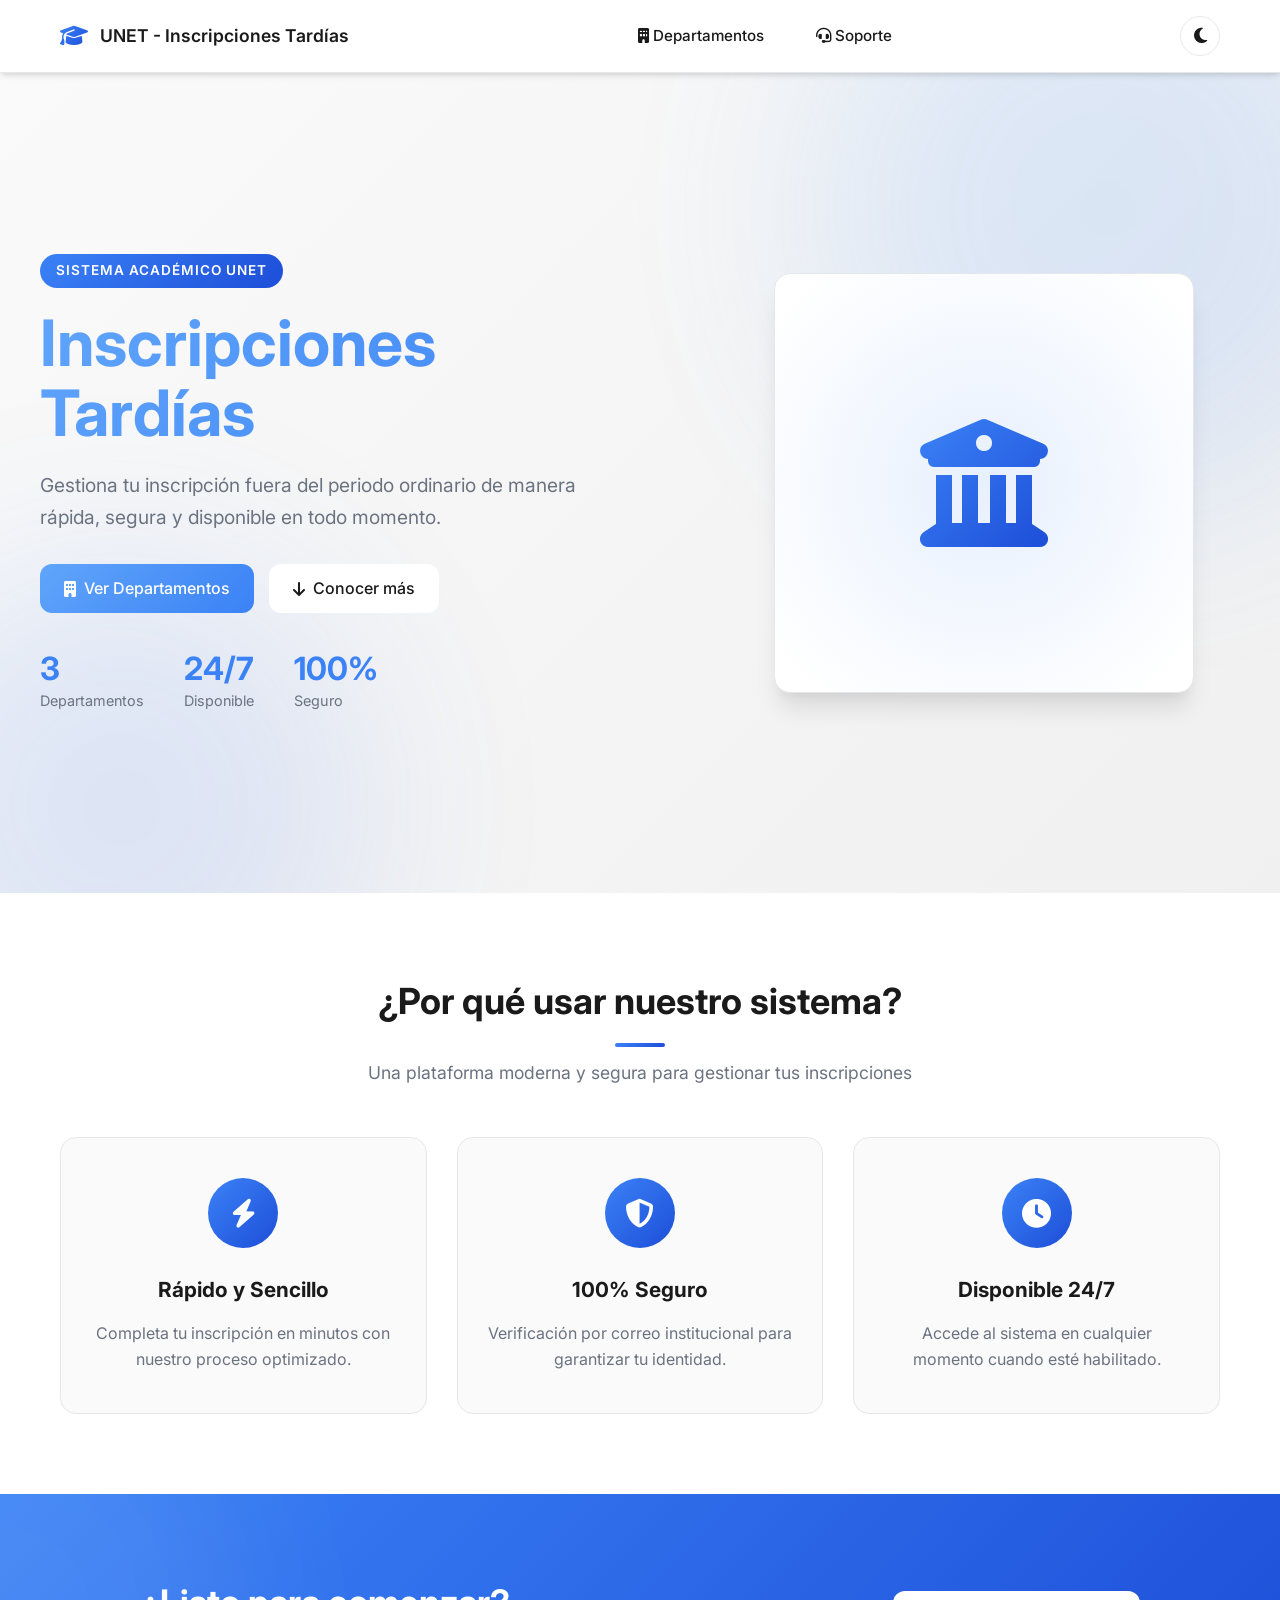
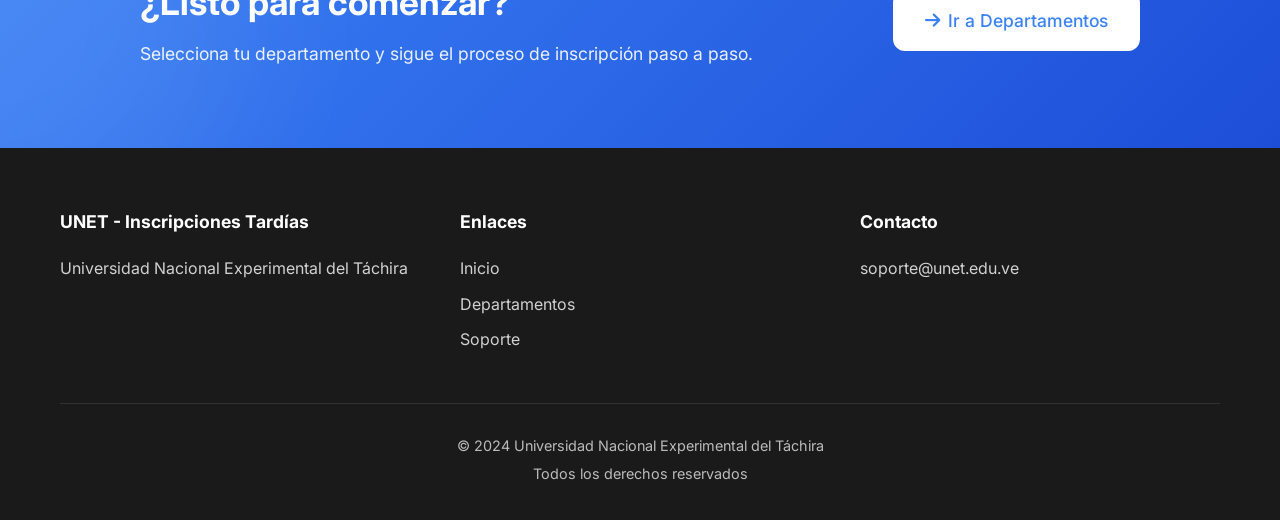
<file: index.html>
<!DOCTYPE html>
<html lang="es">
<head>
    <meta charset="UTF-8">
    <meta name="viewport" content="width=device-width, initial-scale=1.0">
    <title>Inscripciones Tardías - Departamento de Matemática UNET</title>
    <link rel="stylesheet" href="css/styles.css">
    <link rel="preconnect" href="https://fonts.googleapis.com">
    <link rel="preconnect" href="https://fonts.gstatic.com" crossorigin>
    <link href="https://fonts.googleapis.com/css2?family=Inter:wght@300;400;500;600;700&display=swap" rel="stylesheet">
    <link rel="stylesheet" href="https://cdnjs.cloudflare.com/ajax/libs/font-awesome/6.4.0/css/all.min.css">
</head>
<body>
    <!-- Header -->
    <header class="header">
        <div class="header-container">
            <div class="logo">
                <i class="fas fa-graduation-cap"></i>
                <span>UNET - Inscripciones Tardías</span>
            </div>
            <nav class="nav">
                <a href="departamentos.html" class="nav-link">
                    <i class="fas fa-building"></i>
                    Departamentos
                </a>
                <a href="soporte.html" class="nav-link">
                    <i class="fas fa-headset"></i>
                    Soporte
                </a>
            </nav>
        </div>
    </header>

    <!-- Loading Overlay -->
    <div class="loading-overlay" id="loadingOverlay">
        <div class="spinner"></div>
        <p>Cargando...</p>
    </div>

    <!-- Hero Section -->
    <section class="hero hero-landing">
        <div class="hero-container">
            <div class="hero-content">
                <span class="hero-eyebrow">Sistema Académico UNET</span>
                <h1>Inscripciones Tardías</h1>
                <p class="hero-lead">Gestiona tu inscripción fuera del periodo ordinario de manera rápida, segura y disponible en todo momento.</p>
                <div class="hero-buttons">
                    <a href="departamentos.html" class="btn btn-primary">
                        <i class="fas fa-building"></i>
                        Ver Departamentos
                    </a>
                    <a href="#features" class="btn btn-secondary">
                        <i class="fas fa-arrow-down"></i>
                        Conocer más
                    </a>
                </div>
                <div class="hero-stats">
                    <div class="hero-stat">
                        <strong>3</strong>
                        <span>Departamentos</span>
                    </div>
                    <div class="hero-stat">
                        <strong>24/7</strong>
                        <span>Disponible</span>
                    </div>
                    <div class="hero-stat">
                        <strong>100%</strong>
                        <span>Seguro</span>
                    </div>
                </div>
            </div>
            <div class="hero-visual">
                <div class="hero-visual-card">
                    <i class="fas fa-university"></i>
                    <div class="hero-visual-blob"></div>
                </div>
            </div>
        </div>
    </section>

    <!-- Features Section -->
    <section id="features" class="features-section">
        <div class="container">
            <div class="section-header">
                <h2>¿Por qué usar nuestro sistema?</h2>
                <p>Una plataforma moderna y segura para gestionar tus inscripciones</p>
            </div>
            <div class="features-grid">
                <div class="feature-card">
                    <div class="feature-icon">
                        <i class="fas fa-bolt"></i>
                    </div>
                    <h3>Rápido y Sencillo</h3>
                    <p>Completa tu inscripción en minutos con nuestro proceso optimizado.</p>
                </div>
                <div class="feature-card">
                    <div class="feature-icon">
                        <i class="fas fa-shield-alt"></i>
                    </div>
                    <h3>100% Seguro</h3>
                    <p>Verificación por correo institucional para garantizar tu identidad.</p>
                </div>
                <div class="feature-card">
                    <div class="feature-icon">
                        <i class="fas fa-clock"></i>
                    </div>
                    <h3>Disponible 24/7</h3>
                    <p>Accede al sistema en cualquier momento cuando esté habilitado.</p>
                </div>
            </div>
        </div>
    </section>

    <!-- CTA Section -->
    <section class="cta-section">
        <div class="container">
            <div class="cta-content">
                <div>
                    <h2>¿Listo para comenzar?</h2>
                    <p>Selecciona tu departamento y sigue el proceso de inscripción paso a paso.</p>
                </div>
                <a href="departamentos.html" class="btn btn-primary btn-large">
                    <i class="fas fa-arrow-right"></i>
                    Ir a Departamentos
                </a>
            </div>
        </div>
    </section>

    <!-- Footer -->
    <footer class="footer">
        <div class="container">
            <div class="footer-content">
                <div class="footer-section">
                    <h4>UNET - Inscripciones Tardías</h4>
                    <p>Universidad Nacional Experimental del Táchira</p>
                </div>
                <div class="footer-section">
                    <h4>Enlaces</h4>
                    <a href="index.html">Inicio</a>
                    <a href="departamentos.html">Departamentos</a>
                    <a href="soporte.html">Soporte</a>
                </div>
                <div class="footer-section">
                    <h4>Contacto</h4>
                    <p>soporte@unet.edu.ve</p>
                </div>
            </div>
            <div class="footer-bottom">
                <p>&copy; 2024 Universidad Nacional Experimental del Táchira</p>
                <p>Todos los derechos reservados</p>
            </div>
        </div>
    </footer>

    <script src="js/main.js"></script>
</body>
</html>
</file>
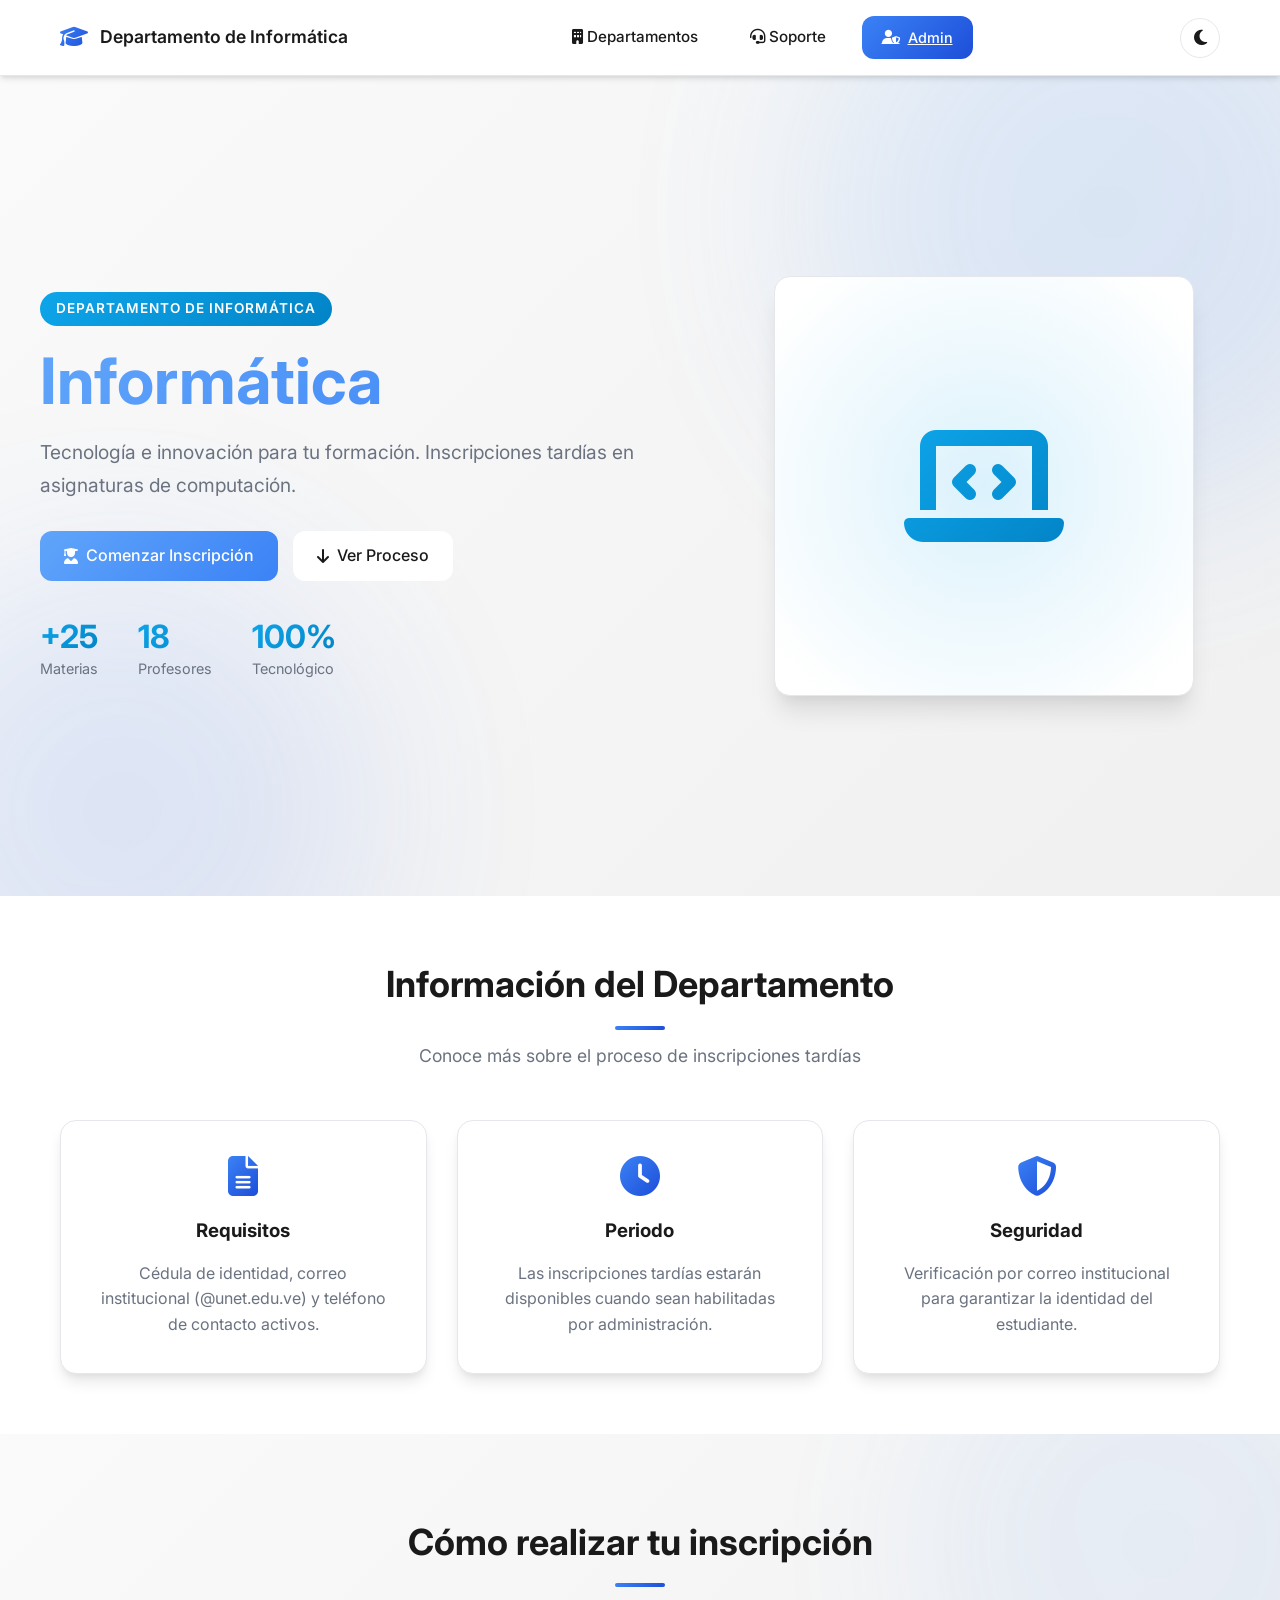
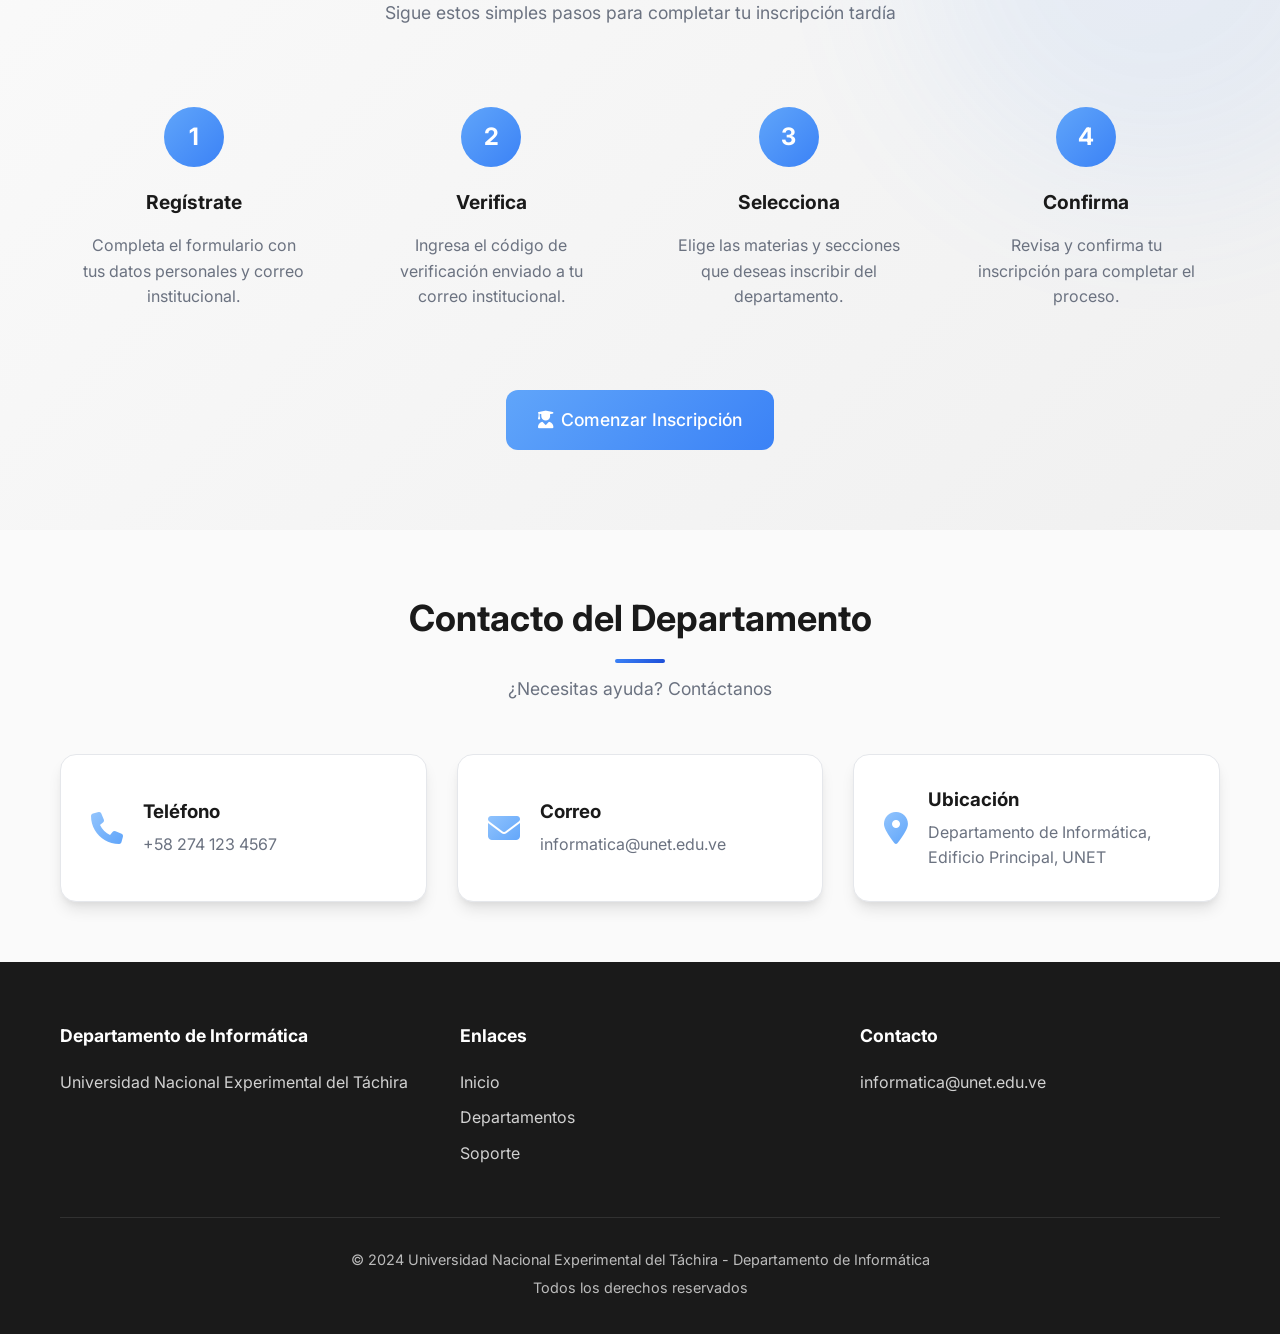
<file: departamento-informatica.html>
<!DOCTYPE html>
<html lang="es">
<head>
    <meta charset="UTF-8">
    <meta name="viewport" content="width=device-width, initial-scale=1.0">
    <title>Departamento de Informática - UNET</title>
    <link rel="stylesheet" href="css/styles.css">
    <link rel="preconnect" href="https://fonts.googleapis.com">
    <link rel="preconnect" href="https://fonts.gstatic.com" crossorigin>
    <link href="https://fonts.googleapis.com/css2?family=Inter:wght@300;400;500;600;700&display=swap" rel="stylesheet">
    <link rel="stylesheet" href="https://cdnjs.cloudflare.com/ajax/libs/font-awesome/6.4.0/css/all.min.css">
</head>
<body>
    <!-- Header -->
    <header class="header">
        <div class="header-container">
            <div class="logo">
                <i class="fas fa-graduation-cap"></i>
                <span>Departamento de Informática</span>
            </div>
            <nav class="nav">
                <a href="departamentos.html" class="nav-link">
                    <i class="fas fa-building"></i>
                    Departamentos
                </a>
                <a href="soporte.html" class="nav-link">
                    <i class="fas fa-headset"></i>
                    Soporte
                </a>
                <a href="admin/login.html?departamento=informatica" class="btn-login">
                    <i class="fas fa-user-shield"></i>
                    Admin
                </a>
            </nav>
        </div>
    </header>

    <!-- Loading Overlay -->
    <div class="loading-overlay" id="loadingOverlay">
        <div class="spinner"></div>
        <p>Cargando...</p>
    </div>

    <!-- Hero Section -->
    <section class="hero hero-landing hero-dept-informatica">
        <div class="hero-container">
            <div class="hero-content">
                <span class="hero-eyebrow">Departamento de Informática</span>
                <h1>Informática</h1>
                <p class="hero-lead">Tecnología e innovación para tu formación. Inscripciones tardías en asignaturas de computación.</p>
                <div class="hero-buttons">
                    <a href="estudiante/formulario.html?departamento=informatica" class="btn btn-primary">
                        <i class="fas fa-user-graduate"></i>
                        Comenzar Inscripción
                    </a>
                    <a href="#proceso" class="btn btn-secondary">
                        <i class="fas fa-arrow-down"></i>
                        Ver Proceso
                    </a>
                </div>
                <div class="hero-stats">
                    <div class="hero-stat">
                        <strong>+25</strong>
                        <span>Materias</span>
                    </div>
                    <div class="hero-stat">
                        <strong>18</strong>
                        <span>Profesores</span>
                    </div>
                    <div class="hero-stat">
                        <strong>100%</strong>
                        <span>Tecnológico</span>
                    </div>
                </div>
            </div>
            <div class="hero-visual">
                <div class="hero-visual-card">
                    <i class="fas fa-laptop-code"></i>
                    <div class="hero-visual-blob"></div>
                </div>
            </div>
        </div>
    </section>

    <!-- Info Section -->
    <section class="info-section">
        <div class="container">
            <div class="section-header">
                <h2>Información del Departamento</h2>
                <p>Conoce más sobre el proceso de inscripciones tardías</p>
            </div>
            <div class="info-cards">
                <div class="info-card">
                    <i class="fas fa-file-alt"></i>
                    <h3>Requisitos</h3>
                    <p>Cédula de identidad, correo institucional (@unet.edu.ve) y teléfono de contacto activos.</p>
                </div>
                <div class="info-card">
                    <i class="fas fa-clock"></i>
                    <h3>Periodo</h3>
                    <p>Las inscripciones tardías estarán disponibles cuando sean habilitadas por administración.</p>
                </div>
                <div class="info-card">
                    <i class="fas fa-shield-alt"></i>
                    <h3>Seguridad</h3>
                    <p>Verificación por correo institucional para garantizar la identidad del estudiante.</p>
                </div>
            </div>
        </div>
    </section>

    <!-- Process Section -->
    <section id="proceso" class="process-section">
        <div class="container">
            <div class="section-header">
                <h2>Cómo realizar tu inscripción</h2>
                <p>Sigue estos simples pasos para completar tu inscripción tardía</p>
            </div>
            <div class="process-steps">
                <div class="process-step">
                    <div class="step-number">1</div>
                    <h3>Regístrate</h3>
                    <p>Completa el formulario con tus datos personales y correo institucional.</p>
                </div>
                <div class="process-step">
                    <div class="step-number">2</div>
                    <h3>Verifica</h3>
                    <p>Ingresa el código de verificación enviado a tu correo institucional.</p>
                </div>
                <div class="process-step">
                    <div class="step-number">3</div>
                    <h3>Selecciona</h3>
                    <p>Elige las materias y secciones que deseas inscribir del departamento.</p>
                </div>
                <div class="process-step">
                    <div class="step-number">4</div>
                    <h3>Confirma</h3>
                    <p>Revisa y confirma tu inscripción para completar el proceso.</p>
                </div>
            </div>
            <div class="cta-container">
                <a href="estudiante/formulario.html" class="btn btn-primary btn-large">
                    <i class="fas fa-user-graduate"></i>
                    Comenzar Inscripción
                </a>
            </div>
        </div>
    </section>

    <!-- Contact Section -->
    <section class="contact-section">
        <div class="container">
            <div class="section-header">
                <h2>Contacto del Departamento</h2>
                <p>¿Necesitas ayuda? Contáctanos</p>
            </div>
            <div class="contact-info">
                <div class="contact-item">
                    <i class="fas fa-phone"></i>
                    <div>
                        <h3>Teléfono</h3>
                        <p>+58 274 123 4567</p>
                    </div>
                </div>
                <div class="contact-item">
                    <i class="fas fa-envelope"></i>
                    <div>
                        <h3>Correo</h3>
                        <p>informatica@unet.edu.ve</p>
                    </div>
                </div>
                <div class="contact-item">
                    <i class="fas fa-map-marker-alt"></i>
                    <div>
                        <h3>Ubicación</h3>
                        <p>Departamento de Informática, Edificio Principal, UNET</p>
                    </div>
                </div>
            </div>
        </div>
    </section>

    <!-- Footer -->
    <footer class="footer">
        <div class="container">
            <div class="footer-content">
                <div class="footer-section">
                    <h4>Departamento de Informática</h4>
                    <p>Universidad Nacional Experimental del Táchira</p>
                </div>
                <div class="footer-section">
                    <h4>Enlaces</h4>
                    <a href="index.html">Inicio</a>
                    <a href="departamentos.html">Departamentos</a>
                    <a href="soporte.html">Soporte</a>
                </div>
                <div class="footer-section">
                    <h4>Contacto</h4>
                    <p>informatica@unet.edu.ve</p>
                </div>
            </div>
            <div class="footer-bottom">
                <p>&copy; 2024 Universidad Nacional Experimental del Táchira - Departamento de Informática</p>
                <p>Todos los derechos reservados</p>
            </div>
        </div>
    </footer>

    <script src="js/main.js"></script>
</body>
</html>
</file>
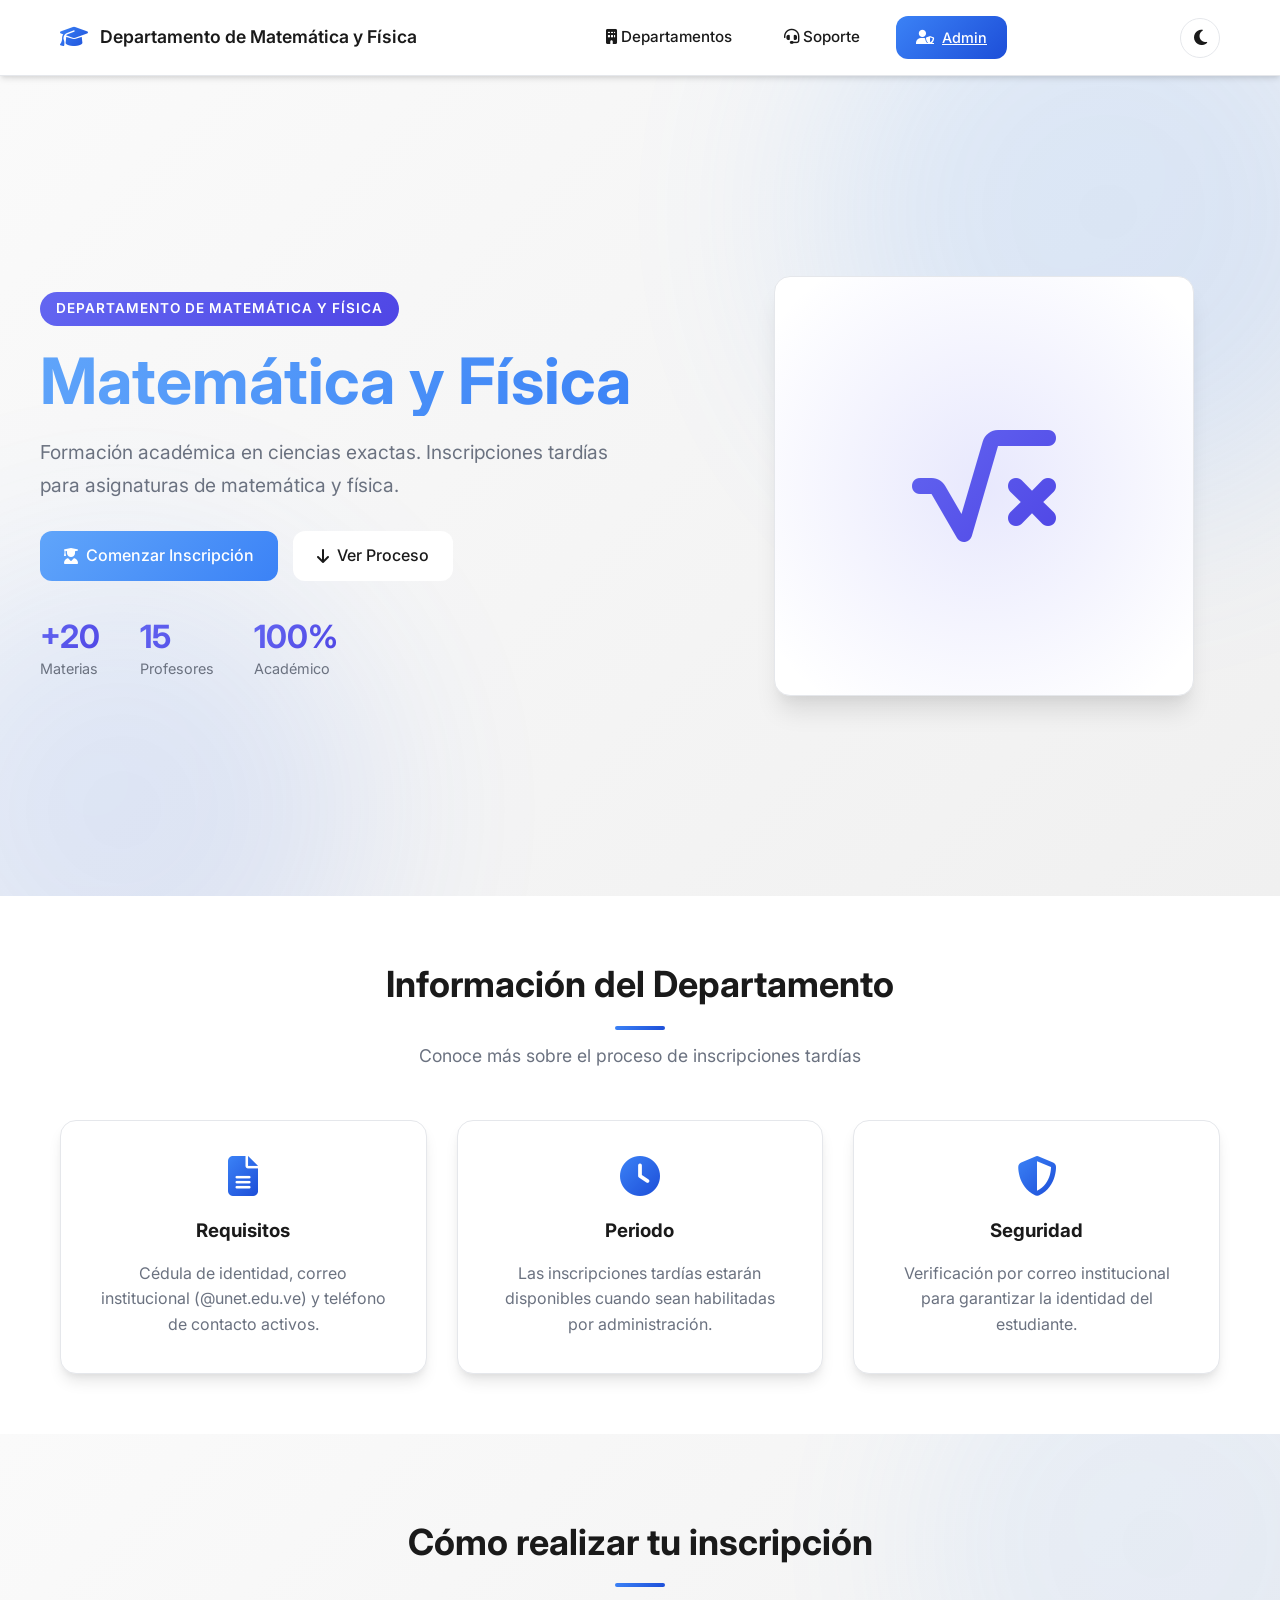
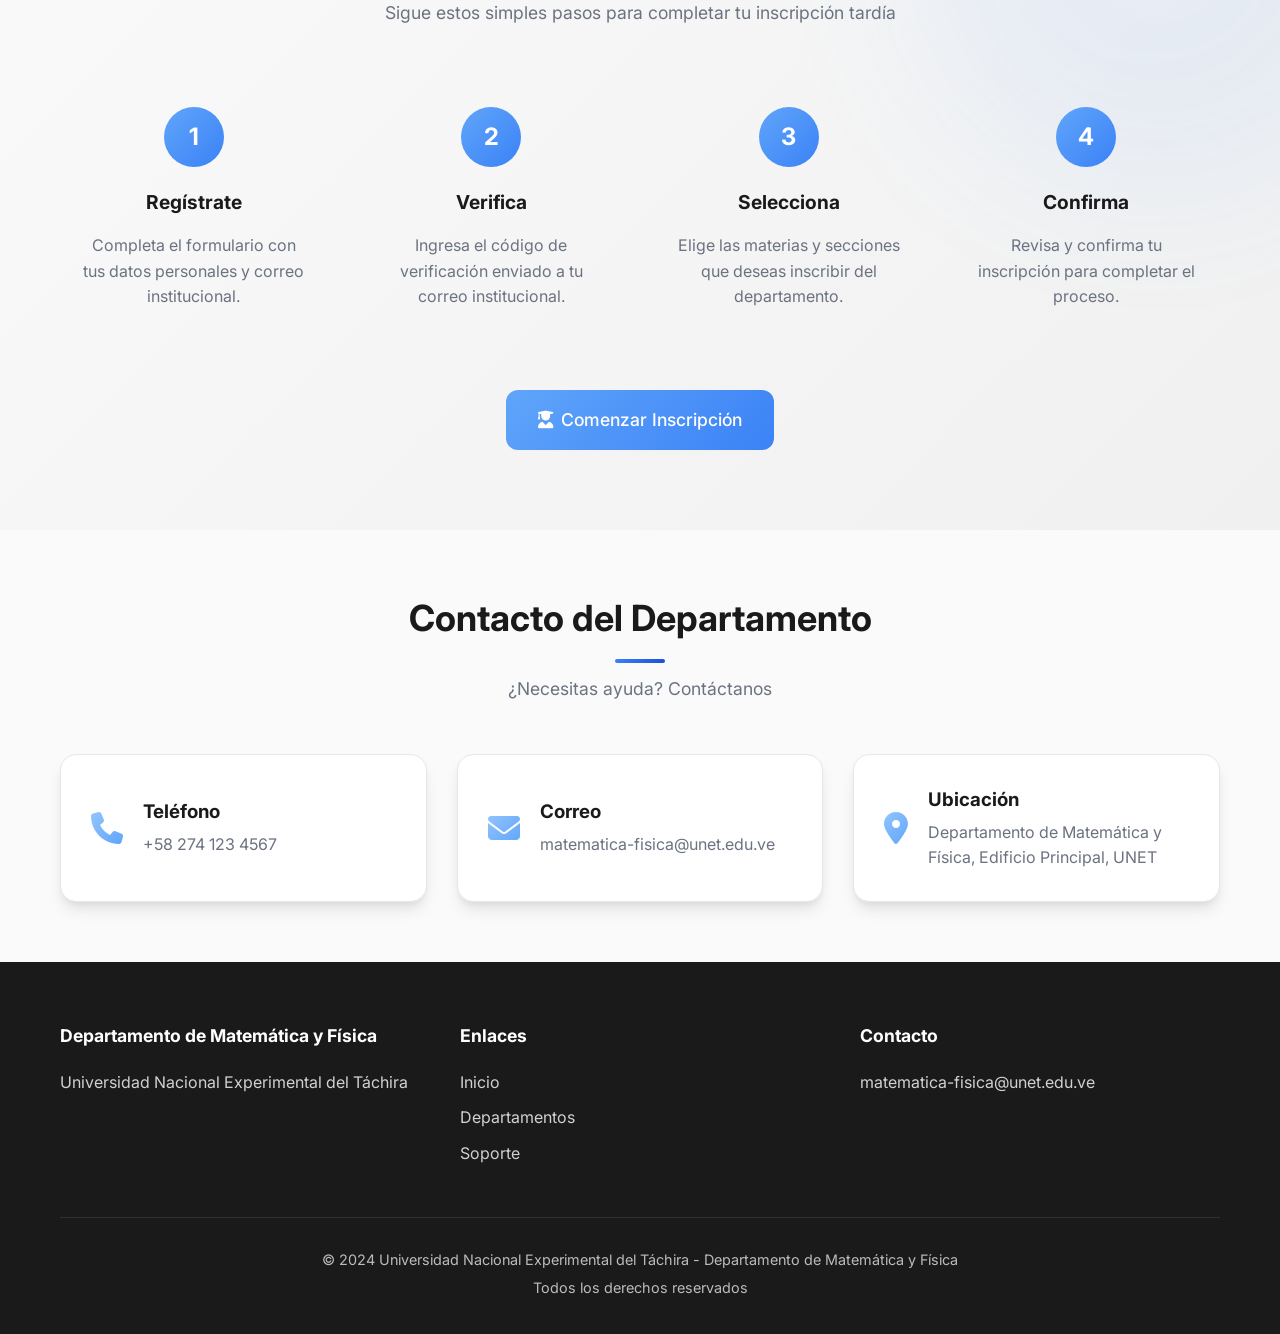
<file: departamento-matematica-fisica.html>
<!DOCTYPE html>
<html lang="es">
<head>
    <meta charset="UTF-8">
    <meta name="viewport" content="width=device-width, initial-scale=1.0">
    <title>Departamento de Matemática y Física - UNET</title>
    <link rel="stylesheet" href="css/styles.css">
    <link rel="preconnect" href="https://fonts.googleapis.com">
    <link rel="preconnect" href="https://fonts.gstatic.com" crossorigin>
    <link href="https://fonts.googleapis.com/css2?family=Inter:wght@300;400;500;600;700&display=swap" rel="stylesheet">
    <link rel="stylesheet" href="https://cdnjs.cloudflare.com/ajax/libs/font-awesome/6.4.0/css/all.min.css">
</head>
<body>
    <!-- Header -->
    <header class="header">
        <div class="header-container">
            <div class="logo">
                <i class="fas fa-graduation-cap"></i>
                <span>Departamento de Matemática y Física</span>
            </div>
            <nav class="nav">
                <a href="departamentos.html" class="nav-link">
                    <i class="fas fa-building"></i>
                    Departamentos
                </a>
                <a href="soporte.html" class="nav-link">
                    <i class="fas fa-headset"></i>
                    Soporte
                </a>
                <a href="admin/login.html?departamento=matematica-fisica" class="btn-login">
                    <i class="fas fa-user-shield"></i>
                    Admin
                </a>
            </nav>
        </div>
    </header>

    <!-- Loading Overlay -->
    <div class="loading-overlay" id="loadingOverlay">
        <div class="spinner"></div>
        <p>Cargando...</p>
    </div>

    <!-- Hero Section -->
    <section class="hero hero-landing hero-dept-matematica">
        <div class="hero-container">
            <div class="hero-content">
                <span class="hero-eyebrow">Departamento de Matemática y Física</span>
                <h1>Matemática y Física</h1>
                <p class="hero-lead">Formación académica en ciencias exactas. Inscripciones tardías para asignaturas de matemática y física.</p>
                <div class="hero-buttons">
                    <a href="estudiante/formulario.html?departamento=matematica-fisica" class="btn btn-primary">
                        <i class="fas fa-user-graduate"></i>
                        Comenzar Inscripción
                    </a>
                    <a href="#proceso" class="btn btn-secondary">
                        <i class="fas fa-arrow-down"></i>
                        Ver Proceso
                    </a>
                </div>
                <div class="hero-stats">
                    <div class="hero-stat">
                        <strong>+20</strong>
                        <span>Materias</span>
                    </div>
                    <div class="hero-stat">
                        <strong>15</strong>
                        <span>Profesores</span>
                    </div>
                    <div class="hero-stat">
                        <strong>100%</strong>
                        <span>Académico</span>
                    </div>
                </div>
            </div>
            <div class="hero-visual">
                <div class="hero-visual-card">
                    <i class="fas fa-square-root-alt"></i>
                    <div class="hero-visual-blob"></div>
                </div>
            </div>
        </div>
    </section>

    <!-- Info Section -->
    <section class="info-section">
        <div class="container">
            <div class="section-header">
                <h2>Información del Departamento</h2>
                <p>Conoce más sobre el proceso de inscripciones tardías</p>
            </div>
            <div class="info-cards">
                <div class="info-card">
                    <i class="fas fa-file-alt"></i>
                    <h3>Requisitos</h3>
                    <p>Cédula de identidad, correo institucional (@unet.edu.ve) y teléfono de contacto activos.</p>
                </div>
                <div class="info-card">
                    <i class="fas fa-clock"></i>
                    <h3>Periodo</h3>
                    <p>Las inscripciones tardías estarán disponibles cuando sean habilitadas por administración.</p>
                </div>
                <div class="info-card">
                    <i class="fas fa-shield-alt"></i>
                    <h3>Seguridad</h3>
                    <p>Verificación por correo institucional para garantizar la identidad del estudiante.</p>
                </div>
            </div>
        </div>
    </section>

    <!-- Process Section -->
    <section id="proceso" class="process-section">
        <div class="container">
            <div class="section-header">
                <h2>Cómo realizar tu inscripción</h2>
                <p>Sigue estos simples pasos para completar tu inscripción tardía</p>
            </div>
            <div class="process-steps">
                <div class="process-step">
                    <div class="step-number">1</div>
                    <h3>Regístrate</h3>
                    <p>Completa el formulario con tus datos personales y correo institucional.</p>
                </div>
                <div class="process-step">
                    <div class="step-number">2</div>
                    <h3>Verifica</h3>
                    <p>Ingresa el código de verificación enviado a tu correo institucional.</p>
                </div>
                <div class="process-step">
                    <div class="step-number">3</div>
                    <h3>Selecciona</h3>
                    <p>Elige las materias y secciones que deseas inscribir del departamento.</p>
                </div>
                <div class="process-step">
                    <div class="step-number">4</div>
                    <h3>Confirma</h3>
                    <p>Revisa y confirma tu inscripción para completar el proceso.</p>
                </div>
            </div>
            <div class="cta-container">
                <a href="estudiante/formulario.html" class="btn btn-primary btn-large">
                    <i class="fas fa-user-graduate"></i>
                    Comenzar Inscripción
                </a>
            </div>
        </div>
    </section>

    <!-- Contact Section -->
    <section class="contact-section">
        <div class="container">
            <div class="section-header">
                <h2>Contacto del Departamento</h2>
                <p>¿Necesitas ayuda? Contáctanos</p>
            </div>
            <div class="contact-info">
                <div class="contact-item">
                    <i class="fas fa-phone"></i>
                    <div>
                        <h3>Teléfono</h3>
                        <p>+58 274 123 4567</p>
                    </div>
                </div>
                <div class="contact-item">
                    <i class="fas fa-envelope"></i>
                    <div>
                        <h3>Correo</h3>
                        <p>matematica-fisica@unet.edu.ve</p>
                    </div>
                </div>
                <div class="contact-item">
                    <i class="fas fa-map-marker-alt"></i>
                    <div>
                        <h3>Ubicación</h3>
                        <p>Departamento de Matemática y Física, Edificio Principal, UNET</p>
                    </div>
                </div>
            </div>
        </div>
    </section>

    <!-- Footer -->
    <footer class="footer">
        <div class="container">
            <div class="footer-content">
                <div class="footer-section">
                    <h4>Departamento de Matemática y Física</h4>
                    <p>Universidad Nacional Experimental del Táchira</p>
                </div>
                <div class="footer-section">
                    <h4>Enlaces</h4>
                    <a href="index.html">Inicio</a>
                    <a href="departamentos.html">Departamentos</a>
                    <a href="soporte.html">Soporte</a>
                </div>
                <div class="footer-section">
                    <h4>Contacto</h4>
                    <p>matematica-fisica@unet.edu.ve</p>
                </div>
            </div>
            <div class="footer-bottom">
                <p>&copy; 2024 Universidad Nacional Experimental del Táchira - Departamento de Matemática y Física</p>
                <p>Todos los derechos reservados</p>
            </div>
        </div>
    </footer>

    <script src="js/main.js"></script>
</body>
</html>
</file>
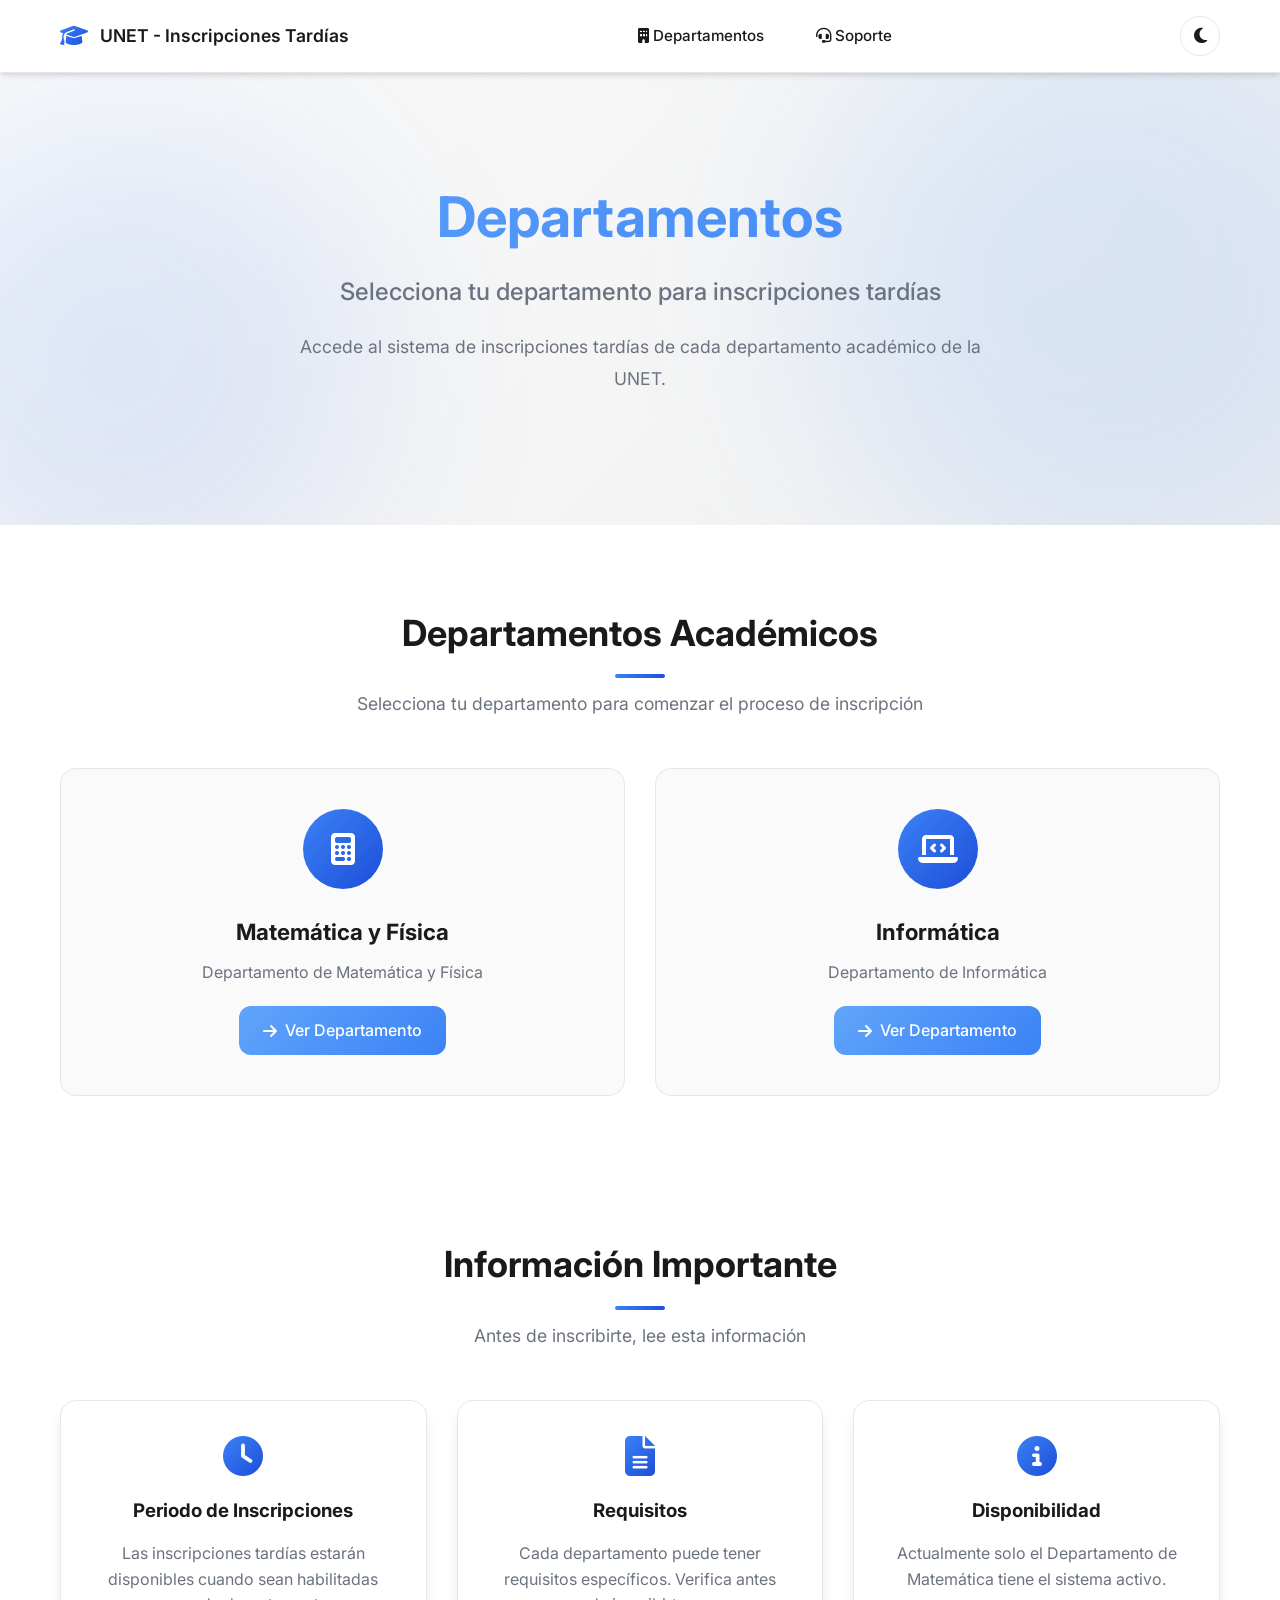
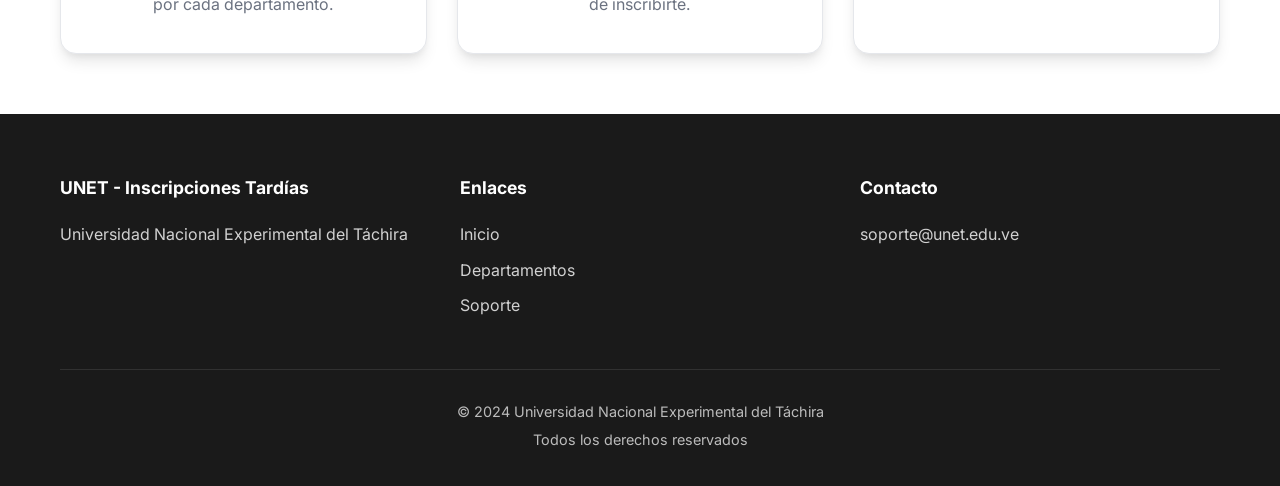
<file: departamentos.html>
<!DOCTYPE html>
<html lang="es">
<head>
    <meta charset="UTF-8">
    <meta name="viewport" content="width=device-width, initial-scale=1.0">
    <title>Departamentos - Inscripciones Tardías UNET</title>
    <link rel="stylesheet" href="css/styles.css">
    <link rel="preconnect" href="https://fonts.googleapis.com">
    <link rel="preconnect" href="https://fonts.gstatic.com" crossorigin>
    <link href="https://fonts.googleapis.com/css2?family=Inter:wght@300;400;500;600;700&display=swap" rel="stylesheet">
    <link rel="stylesheet" href="https://cdnjs.cloudflare.com/ajax/libs/font-awesome/6.4.0/css/all.min.css">
</head>
<body>
    <!-- Header -->
    <header class="header">
        <div class="header-container">
            <div class="logo">
                <i class="fas fa-graduation-cap"></i>
                <span>UNET - Inscripciones Tardías</span>
            </div>
            <nav class="nav">
                <a href="departamentos.html" class="nav-link">
                    <i class="fas fa-building"></i>
                    Departamentos
                </a>
                <a href="soporte.html" class="nav-link">
                    <i class="fas fa-headset"></i>
                    Soporte
                </a>
            </nav>
        </div>
    </header>

    <!-- Loading Overlay -->
    <div class="loading-overlay" id="loadingOverlay">
        <div class="spinner"></div>
        <p>Cargando...</p>
    </div>

    <!-- Hero Section -->
    <section class="hero">
        <div class="hero-content">
            <h1>Departamentos</h1>
            <h2>Selecciona tu departamento para inscripciones tardías</h2>
            <p>Accede al sistema de inscripciones tardías de cada departamento académico de la UNET.</p>
        </div>
    </section>

    <!-- Departments Section -->
    <section class="departments-section">
        <div class="container">
            <div class="section-header">
                <h2>Departamentos Académicos</h2>
                <p>Selecciona tu departamento para comenzar el proceso de inscripción</p>
            </div>
            <div class="departments-grid">
                <div class="department-card">
                    <div class="department-icon">
                        <i class="fas fa-calculator"></i>
                    </div>
                    <h3>Matemática y Física</h3>
                    <p>Departamento de Matemática y Física</p>
                    <a href="departamento-matematica-fisica.html" class="btn btn-primary">
                        <i class="fas fa-arrow-right"></i>
                        Ver Departamento
                    </a>
                </div>
                <div class="department-card">
                    <div class="department-icon">
                        <i class="fas fa-laptop-code"></i>
                    </div>
                    <h3>Informática</h3>
                    <p>Departamento de Informática</p>
                    <a href="departamento-informatica.html" class="btn btn-primary">
                        <i class="fas fa-arrow-right"></i>
                        Ver Departamento
                    </a>
                </div>
            </div>
        </div>
    </section>

    <!-- Info Section -->
    <section class="info-section">
        <div class="container">
            <div class="section-header">
                <h2>Información Importante</h2>
                <p>Antes de inscribirte, lee esta información</p>
            </div>
            <div class="info-cards">
                <div class="info-card">
                    <i class="fas fa-clock"></i>
                    <h3>Periodo de Inscripciones</h3>
                    <p>Las inscripciones tardías estarán disponibles cuando sean habilitadas por cada departamento.</p>
                </div>
                <div class="info-card">
                    <i class="fas fa-file-alt"></i>
                    <h3>Requisitos</h3>
                    <p>Cada departamento puede tener requisitos específicos. Verifica antes de inscribirte.</p>
                </div>
                <div class="info-card">
                    <i class="fas fa-info-circle"></i>
                    <h3>Disponibilidad</h3>
                    <p>Actualmente solo el Departamento de Matemática tiene el sistema activo.</p>
                </div>
            </div>
        </div>
    </section>

    <!-- Footer -->
    <footer class="footer">
        <div class="container">
            <div class="footer-content">
                <div class="footer-section">
                    <h4>UNET - Inscripciones Tardías</h4>
                    <p>Universidad Nacional Experimental del Táchira</p>
                </div>
                <div class="footer-section">
                    <h4>Enlaces</h4>
                    <a href="index.html">Inicio</a>
                    <a href="departamentos.html">Departamentos</a>
                    <a href="soporte.html">Soporte</a>
                </div>
                <div class="footer-section">
                    <h4>Contacto</h4>
                    <p>soporte@unet.edu.ve</p>
                </div>
            </div>
            <div class="footer-bottom">
                <p>&copy; 2024 Universidad Nacional Experimental del Táchira</p>
                <p>Todos los derechos reservados</p>
            </div>
        </div>
    </footer>

    <script src="js/main.js"></script>
</body>
</html>
</file>
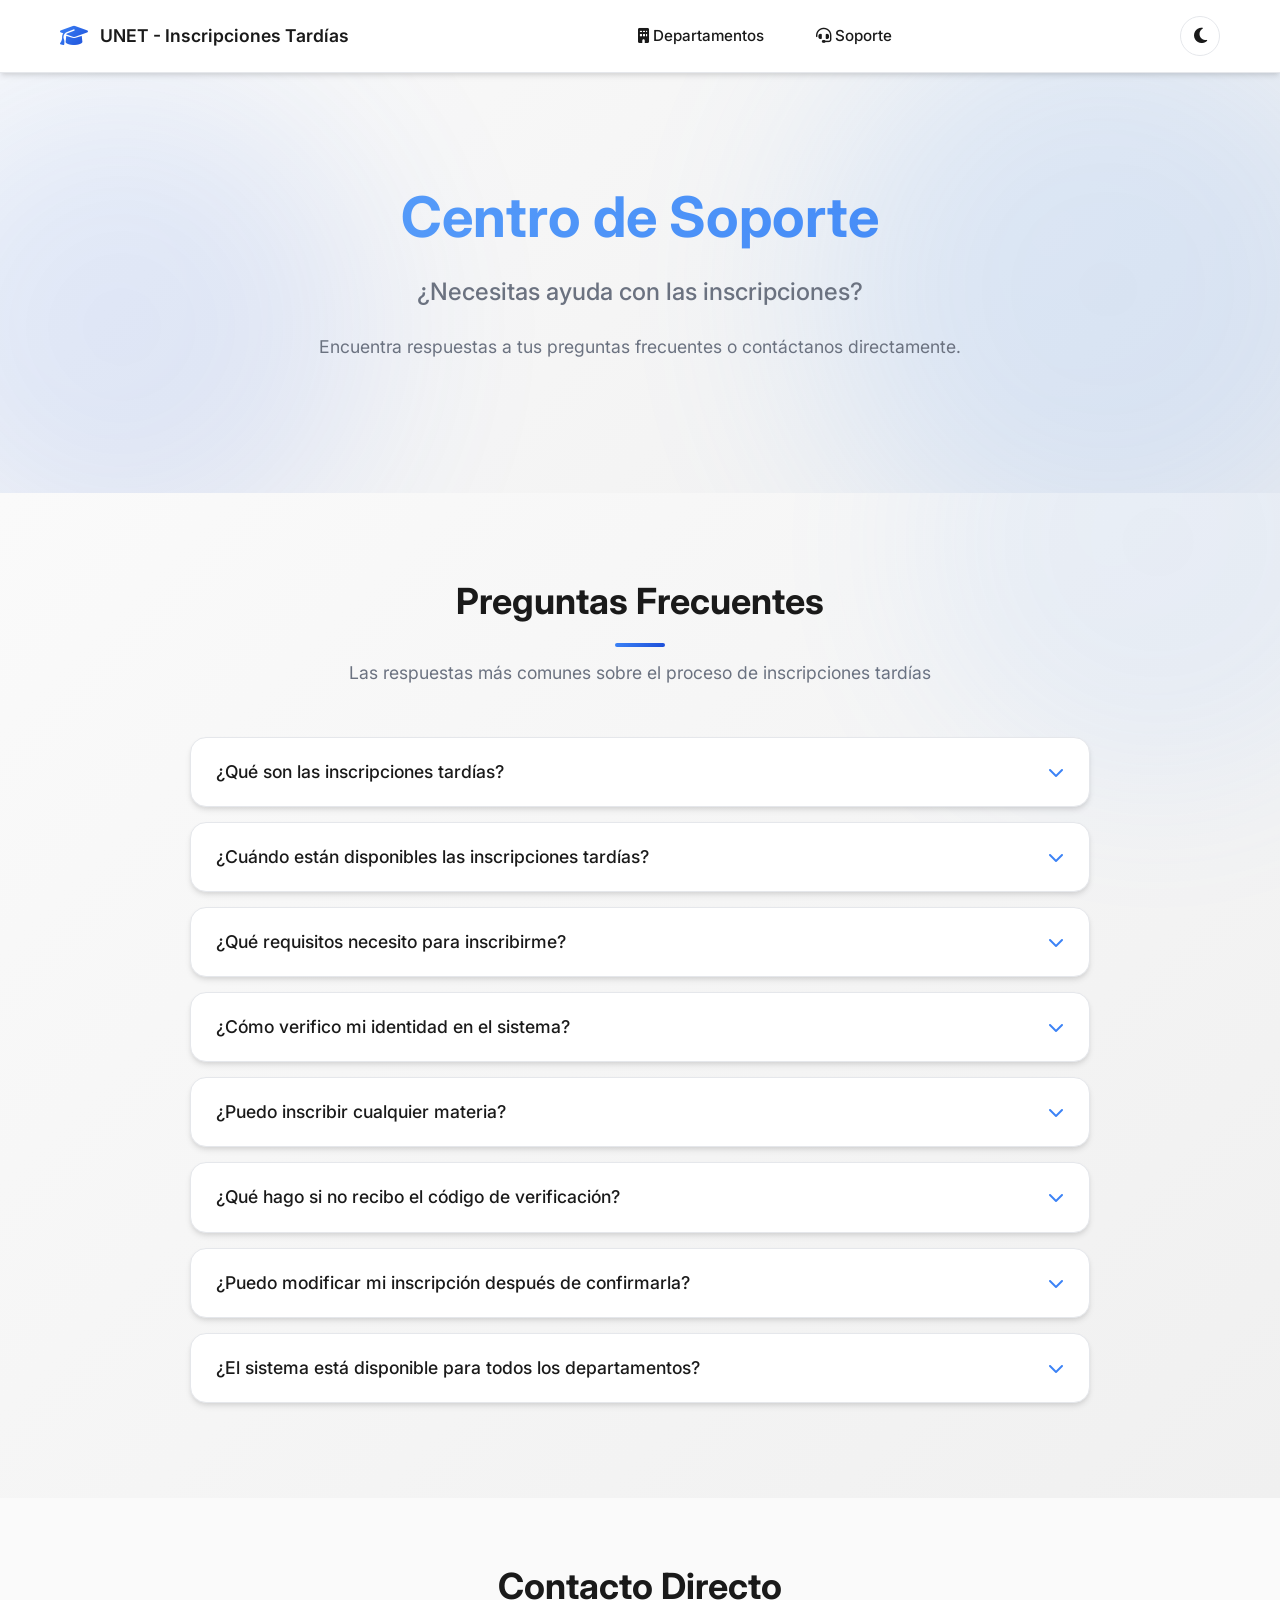
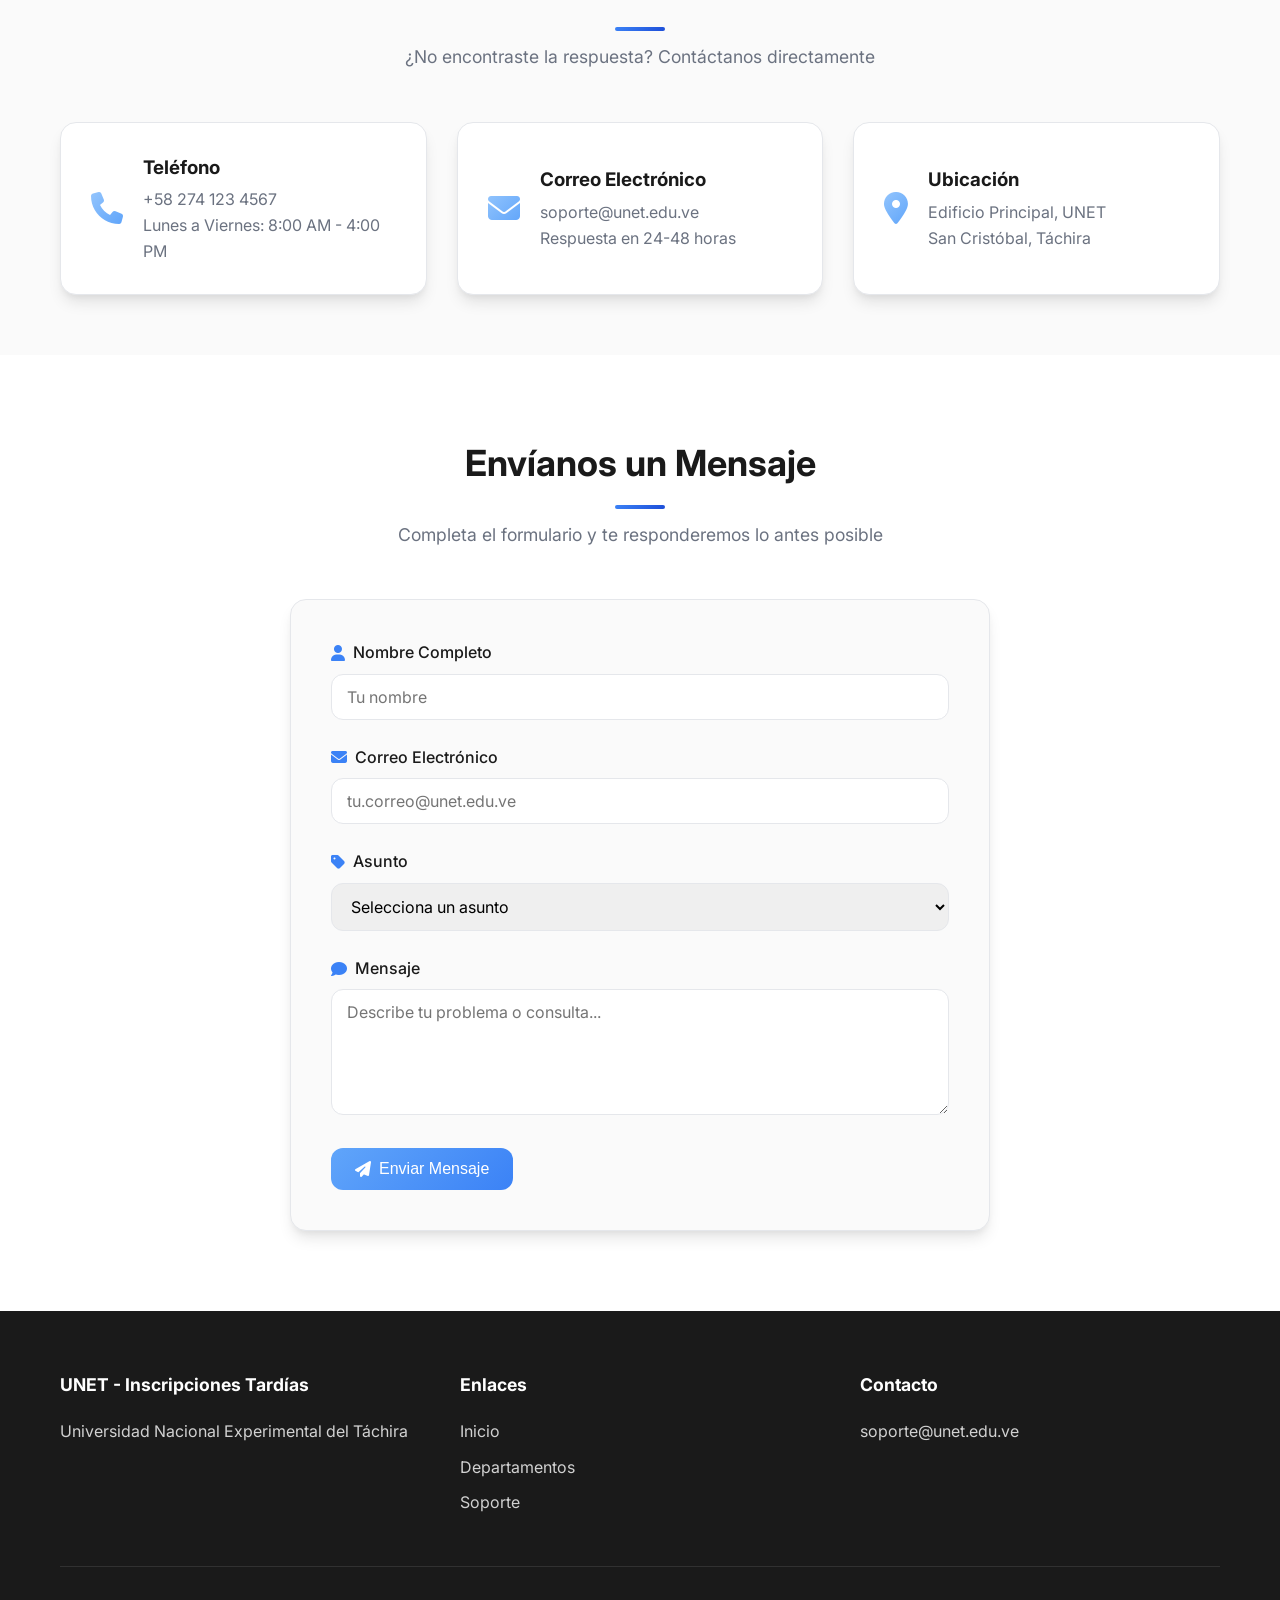
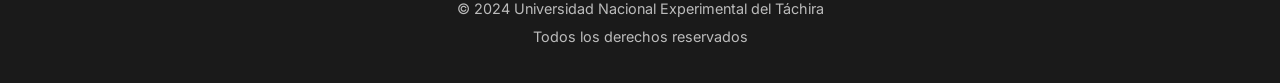
<file: soporte.html>
<!DOCTYPE html>
<html lang="es">
<head>
    <meta charset="UTF-8">
    <meta name="viewport" content="width=device-width, initial-scale=1.0">
    <title>Soporte - Inscripciones Tardías UNET</title>
    <link rel="stylesheet" href="css/styles.css">
    <link rel="preconnect" href="https://fonts.googleapis.com">
    <link rel="preconnect" href="https://fonts.gstatic.com" crossorigin>
    <link href="https://fonts.googleapis.com/css2?family=Inter:wght@300;400;500;600;700&display=swap" rel="stylesheet">
    <link rel="stylesheet" href="https://cdnjs.cloudflare.com/ajax/libs/font-awesome/6.4.0/css/all.min.css">
</head>
<body>
    <!-- Header -->
    <header class="header">
        <div class="header-container">
            <div class="logo">
                <i class="fas fa-graduation-cap"></i>
                <span>UNET - Inscripciones Tardías</span>
            </div>
            <nav class="nav">
                <a href="departamentos.html" class="nav-link">
                    <i class="fas fa-building"></i>
                    Departamentos
                </a>
                <a href="soporte.html" class="nav-link">
                    <i class="fas fa-headset"></i>
                    Soporte
                </a>
            </nav>
        </div>
    </header>

    <!-- Loading Overlay -->
    <div class="loading-overlay" id="loadingOverlay">
        <div class="spinner"></div>
        <p>Cargando...</p>
    </div>

    <!-- Hero Section -->
    <section class="hero">
        <div class="hero-content">
            <h1>Centro de Soporte</h1>
            <h2>¿Necesitas ayuda con las inscripciones?</h2>
            <p>Encuentra respuestas a tus preguntas frecuentes o contáctanos directamente.</p>
        </div>
    </section>

    <!-- FAQ Section -->
    <section class="faq-section">
        <div class="container">
            <div class="section-header">
                <h2>Preguntas Frecuentes</h2>
                <p>Las respuestas más comunes sobre el proceso de inscripciones tardías</p>
            </div>
            <div class="faq-container">
                <div class="faq-item">
                    <div class="faq-question">
                        <h3>¿Qué son las inscripciones tardías?</h3>
                        <i class="fas fa-chevron-down"></i>
                    </div>
                    <div class="faq-answer">
                        <p>Las inscripciones tardías son un periodo especial que permite a los estudiantes inscribir materias después del cierre del periodo ordinario de inscripciones. Este proceso está sujeto a disponibilidad y aprobación del departamento correspondiente.</p>
                    </div>
                </div>
                <div class="faq-item">
                    <div class="faq-question">
                        <h3>¿Cuándo están disponibles las inscripciones tardías?</h3>
                        <i class="fas fa-chevron-down"></i>
                    </div>
                    <div class="faq-answer">
                        <p>Las inscripciones tardías estarán disponibles cuando sean habilitadas por la administración de cada departamento. Te recomendamos estar atento a los avisos oficiales y consultar con tu departamento.</p>
                    </div>
                </div>
                <div class="faq-item">
                    <div class="faq-question">
                        <h3>¿Qué requisitos necesito para inscribirme?</h3>
                        <i class="fas fa-chevron-down"></i>
                    </div>
                    <div class="faq-answer">
                        <p>Los requisitos básicos son: cédula de identidad vigente, correo institucional activo (@unet.edu.ve), teléfono de contacto y conocer tu semestre actual. Algunos departamentos pueden tener requisitos adicionales.</p>
                    </div>
                </div>
                <div class="faq-item">
                    <div class="faq-question">
                        <h3>¿Cómo verifico mi identidad en el sistema?</h3>
                        <i class="fas fa-chevron-down"></i>
                    </div>
                    <div class="faq-answer">
                        <p>El sistema envía un código de verificación a tu correo institucional. Debes ingresar este código en la página de verificación para confirmar tu identidad y continuar con el proceso.</p>
                    </div>
                </div>
                <div class="faq-item">
                    <div class="faq-question">
                        <h3>¿Puedo inscribir cualquier materia?</h3>
                        <i class="fas fa-chevron-down"></i>
                    </div>
                    <div class="faq-answer">
                        <p>Puedes inscribir solo las materias y secciones disponibles en el sistema. Algunas materias pueden tener requisitos previos o cupos limitados. Verifica la disponibilidad antes de inscribirte.</p>
                    </div>
                </div>
                <div class="faq-item">
                    <div class="faq-question">
                        <h3>¿Qué hago si no recibo el código de verificación?</h3>
                        <i class="fas fa-chevron-down"></i>
                    </div>
                    <div class="faq-answer">
                        <p>Si no recibes el código en 5 minutos, verifica tu carpeta de spam. Si aún no lo recibes, puedes reenviar el código desde la página de verificación. Si persiste el problema, contacta a soporte técnico.</p>
                    </div>
                </div>
                <div class="faq-item">
                    <div class="faq-question">
                        <h3>¿Puedo modificar mi inscripción después de confirmarla?</h3>
                        <i class="fas fa-chevron-down"></i>
                    </div>
                    <div class="faq-answer">
                        <p>Una vez confirmada la inscripción, no se pueden realizar modificaciones a través del sistema. Si necesitas hacer cambios, debes contactar directamente con tu departamento académico.</p>
                    </div>
                </div>
                <div class="faq-item">
                    <div class="faq-question">
                        <h3>¿El sistema está disponible para todos los departamentos?</h3>
                        <i class="fas fa-chevron-down"></i>
                    </div>
                    <div class="faq-answer">
                        <p>Actualmente el sistema está disponible solo para el Departamento de Matemática. Los demás departamentos se irán incorporando gradualmente. Consulta la página de departamentos para ver la disponibilidad.</p>
                    </div>
                </div>
            </div>
        </div>
    </section>

    <!-- Contact Section -->
    <section class="contact-section">
        <div class="container">
            <div class="section-header">
                <h2>Contacto Directo</h2>
                <p>¿No encontraste la respuesta? Contáctanos directamente</p>
            </div>
            <div class="contact-info">
                <div class="contact-item">
                    <i class="fas fa-phone"></i>
                    <div>
                        <h3>Teléfono</h3>
                        <p>+58 274 123 4567</p>
                        <p>Lunes a Viernes: 8:00 AM - 4:00 PM</p>
                    </div>
                </div>
                <div class="contact-item">
                    <i class="fas fa-envelope"></i>
                    <div>
                        <h3>Correo Electrónico</h3>
                        <p>soporte@unet.edu.ve</p>
                        <p>Respuesta en 24-48 horas</p>
                    </div>
                </div>
                <div class="contact-item">
                    <i class="fas fa-map-marker-alt"></i>
                    <div>
                        <h3>Ubicación</h3>
                        <p>Edificio Principal, UNET</p>
                        <p>San Cristóbal, Táchira</p>
                    </div>
                </div>
            </div>
        </div>
    </section>

    <!-- Contact Form Section -->
    <section class="contact-form-section">
        <div class="container">
            <div class="section-header">
                <h2>Envíanos un Mensaje</h2>
                <p>Completa el formulario y te responderemos lo antes posible</p>
            </div>
            <div class="contact-form-container">
                <form class="contact-form" id="contactForm">
                    <div class="form-group">
                        <label for="name">
                            <i class="fas fa-user"></i>
                            Nombre Completo
                        </label>
                        <input type="text" id="name" name="name" placeholder="Tu nombre" required>
                    </div>
                    <div class="form-group">
                        <label for="email">
                            <i class="fas fa-envelope"></i>
                            Correo Electrónico
                        </label>
                        <input type="email" id="email" name="email" placeholder="tu.correo@unet.edu.ve" required>
                    </div>
                    <div class="form-group">
                        <label for="subject">
                            <i class="fas fa-tag"></i>
                            Asunto
                        </label>
                        <select id="subject" name="subject" required>
                            <option value="">Selecciona un asunto</option>
                            <option value="problema_inscripcion">Problema con inscripción</option>
                            <option value="codigo_verificacion">Código de verificación</option>
                            <option value="consulta_materias">Consulta sobre materias</option>
                            <option value="otro">Otro</option>
                        </select>
                    </div>
                    <div class="form-group">
                        <label for="message">
                            <i class="fas fa-comment"></i>
                            Mensaje
                        </label>
                        <textarea id="message" name="message" rows="5" placeholder="Describe tu problema o consulta..." required></textarea>
                    </div>
                    <button type="submit" class="btn btn-primary btn-block">
                        <i class="fas fa-paper-plane"></i>
                        Enviar Mensaje
                    </button>
                </form>
            </div>
        </div>
    </section>

    <!-- Footer -->
    <footer class="footer">
        <div class="container">
            <div class="footer-content">
                <div class="footer-section">
                    <h4>UNET - Inscripciones Tardías</h4>
                    <p>Universidad Nacional Experimental del Táchira</p>
                </div>
                <div class="footer-section">
                    <h4>Enlaces</h4>
                    <a href="index.html">Inicio</a>
                    <a href="departamentos.html">Departamentos</a>
                    <a href="soporte.html">Soporte</a>
                </div>
                <div class="footer-section">
                    <h4>Contacto</h4>
                    <p>soporte@unet.edu.ve</p>
                </div>
            </div>
            <div class="footer-bottom">
                <p>&copy; 2024 Universidad Nacional Experimental del Táchira</p>
                <p>Todos los derechos reservados</p>
            </div>
        </div>
    </footer>

    <script src="js/main.js"></script>
</body>
</html>
</file>
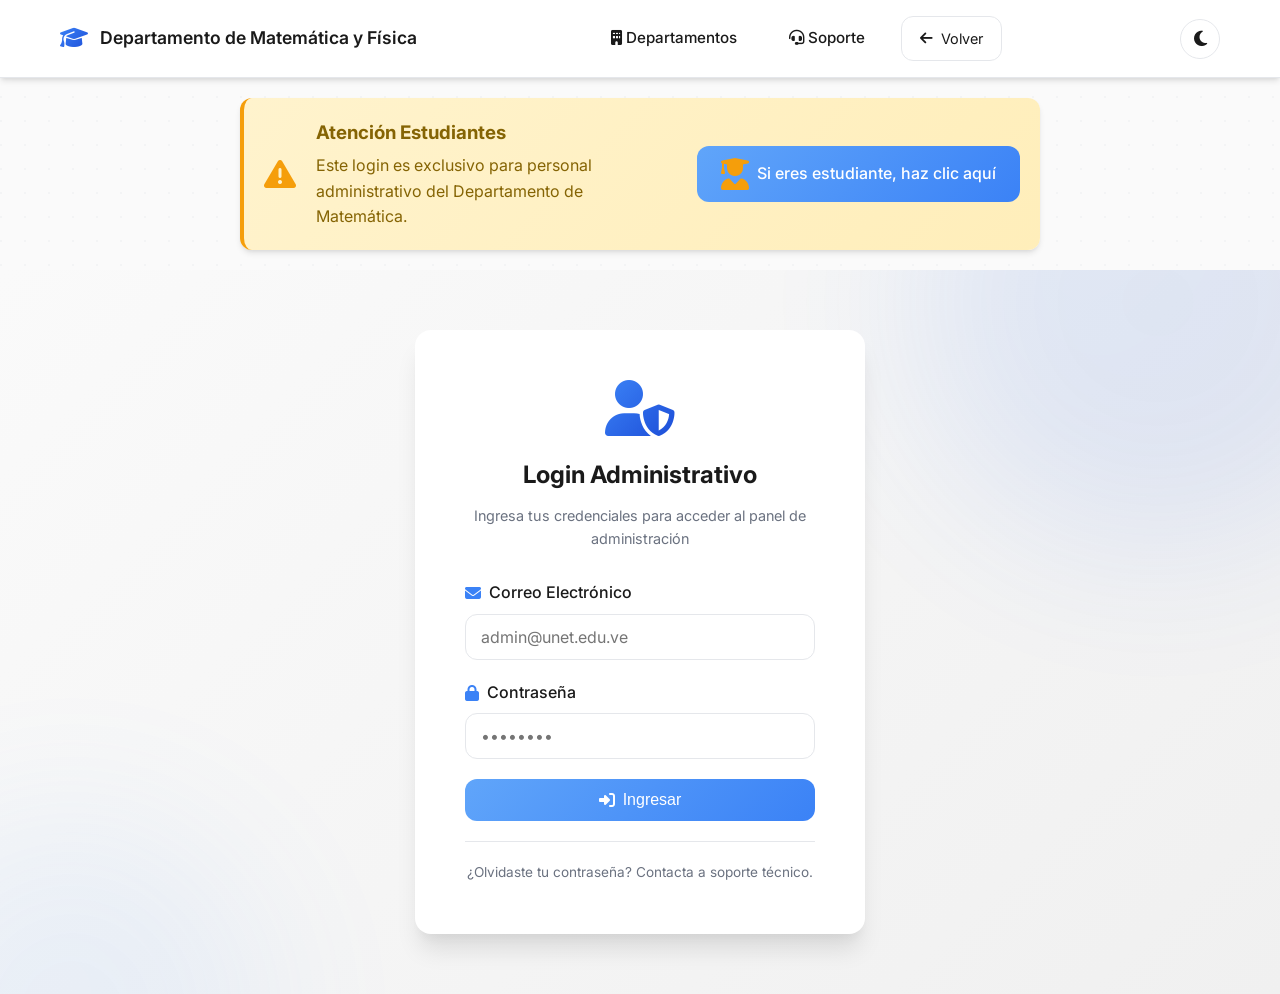
<file: admin/login.html>
<!DOCTYPE html>
<html lang="es">
<head>
    <meta charset="UTF-8">
    <meta name="viewport" content="width=device-width, initial-scale=1.0">
    <title>Login Admin - Inscripciones Tardías</title>
    <link rel="stylesheet" href="../css/styles.css">
    <link rel="stylesheet" href="../css/admin.css">
    <link rel="preconnect" href="https://fonts.googleapis.com">
    <link rel="preconnect" href="https://fonts.gstatic.com" crossorigin>
    <link href="https://fonts.googleapis.com/css2?family=Inter:wght@300;400;500;600;700&display=swap" rel="stylesheet">
    <link rel="stylesheet" href="https://cdnjs.cloudflare.com/ajax/libs/font-awesome/6.4.0/css/all.min.css">
</head>
<body>
    <!-- Header -->
    <header class="header">
        <div class="header-container">
            <div class="logo">
                <i class="fas fa-graduation-cap"></i>
                <span>Departamento de Matemática y Física</span>
            </div>
            <nav class="nav">
                <a href="../departamentos.html" class="nav-link">
                    <i class="fas fa-building"></i>
                    Departamentos
                </a>
                <a href="../soporte.html" class="nav-link">
                    <i class="fas fa-headset"></i>
                    Soporte
                </a>
                <a href="../index.html" class="btn-back">
                    <i class="fas fa-arrow-left"></i>
                    Volver
                </a>
            </nav>
        </div>
    </header>

    <!-- Loading Overlay -->
    <div class="loading-overlay" id="loadingOverlay">
        <div class="spinner"></div>
        <p>Iniciando sesión...</p>
    </div>

    <!-- Alerta para estudiantes -->
    <div class="student-alert" id="studentAlert">
        <div class="alert-content">
            <i class="fas fa-exclamation-triangle"></i>
            <div class="alert-text">
                <h3>Atención Estudiantes</h3>
                <p>Este login es exclusivo para personal administrativo del Departamento de Matemática.</p>
            </div>
            <a href="../estudiante/formulario.html" class="btn btn-primary">
                <i class="fas fa-user-graduate"></i>
                Si eres estudiante, haz clic aquí
            </a>
        </div>
    </div>

    <!-- Login Form -->
    <section class="login-section">
        <div class="login-container">
            <div class="login-card">
                <div class="login-header">
                    <i class="fas fa-user-shield"></i>
                    <h2>Login Administrativo</h2>
                    <p>Ingresa tus credenciales para acceder al panel de administración</p>
                </div>
                <form class="login-form" id="loginForm">
                    <div class="form-group">
                        <label for="email">
                            <i class="fas fa-envelope"></i>
                            Correo Electrónico
                        </label>
                        <input type="email" id="email" name="email" placeholder="admin@unet.edu.ve" required>
                    </div>
                    <div class="form-group">
                        <label for="password">
                            <i class="fas fa-lock"></i>
                            Contraseña
                        </label>
                        <input type="password" id="password" name="password" placeholder="••••••••" required>
                    </div>
                    <button type="submit" class="btn btn-primary btn-block" id="btnLogin">
                        <i class="fas fa-sign-in-alt"></i>
                        Ingresar
                    </button>
                </form>
                <div class="login-footer">
                    <p>¿Olvidaste tu contraseña? Contacta a soporte técnico.</p>
                </div>
            </div>
        </div>
    </section>

    <script src="../js/main.js"></script>
    <script src="../js/auth.js"></script>
</body>
</html>
</file>
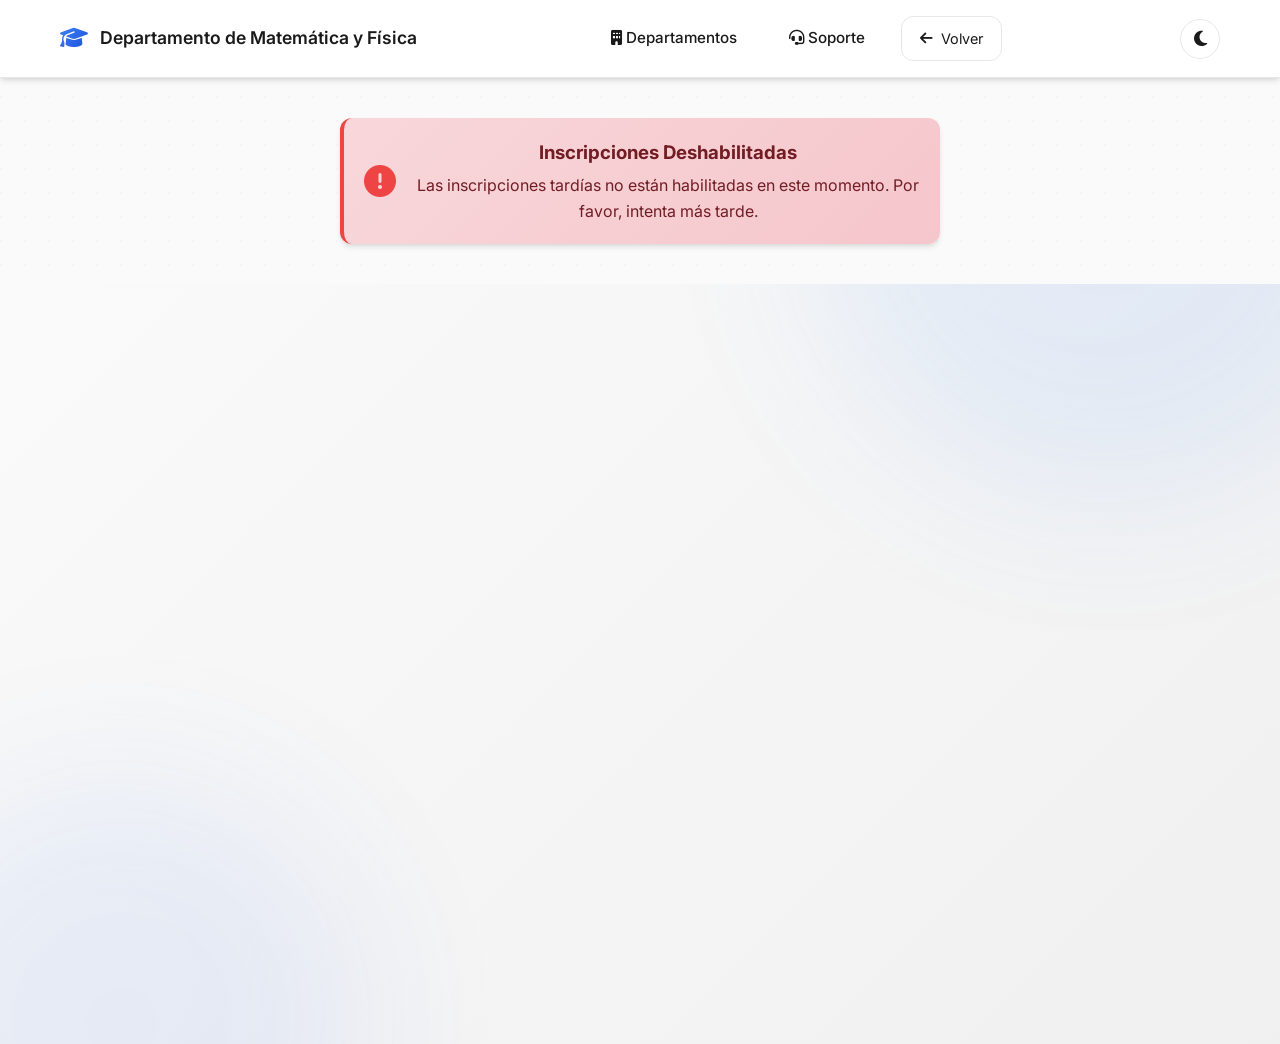
<file: estudiante/formulario.html>
<!DOCTYPE html>
<html lang="es">
<head>
    <meta charset="UTF-8">
    <meta name="viewport" content="width=device-width, initial-scale=1.0">
    <title>Formulario Estudiante - Inscripciones Tardías</title>
    <link rel="stylesheet" href="../css/styles.css">
    <link rel="stylesheet" href="../css/estudiante.css">
    <link rel="preconnect" href="https://fonts.googleapis.com">
    <link rel="preconnect" href="https://fonts.gstatic.com" crossorigin>
    <link href="https://fonts.googleapis.com/css2?family=Inter:wght@300;400;500;600;700&display=swap" rel="stylesheet">
    <link rel="stylesheet" href="https://cdnjs.cloudflare.com/ajax/libs/font-awesome/6.4.0/css/all.min.css">
</head>
<body>
    <!-- Header -->
    <header class="header">
        <div class="header-container">
            <div class="logo">
                <i class="fas fa-graduation-cap"></i>
                <span>Departamento de Matemática y Física</span>
            </div>
            <nav class="nav">
                <a href="../departamentos.html" class="nav-link">
                    <i class="fas fa-building"></i>
                    Departamentos
                </a>
                <a href="../soporte.html" class="nav-link">
                    <i class="fas fa-headset"></i>
                    Soporte
                </a>
                <a href="../departamentos.html" class="btn-back">
                    <i class="fas fa-arrow-left"></i>
                    Volver
                </a>
            </nav>
        </div>
    </header>

    <!-- Loading Overlay -->
    <div class="loading-overlay" id="loadingOverlay">
        <div class="spinner"></div>
        <p>Procesando...</p>
    </div>

    <!-- Alerta de estado del sistema -->
    <div class="system-alert" id="systemAlert">
        <div class="alert-content">
            <i class="fas fa-exclamation-circle"></i>
            <div class="alert-text">
                <h3>Inscripciones Deshabilitadas</h3>
                <p>Las inscripciones tardías no están habilitadas en este momento. Por favor, intenta más tarde.</p>
            </div>
        </div>
    </div>

    <!-- Formulario Section -->
    <section class="form-section">
        <div class="container">
            <div class="form-card" id="formCard" style="display: none;">
                <div class="form-header">
                    <i class="fas fa-user-graduate"></i>
                    <h1>Formulario de Inscripción</h1>
                    <p>Completa tus datos personales para comenzar el proceso de inscripción tardía</p>
                </div>

                <form class="student-form" id="studentForm">
                    <div class="form-group">
                        <label for="cedula">
                            <i class="fas fa-id-card"></i>
                            Cédula de Identidad
                        </label>
                        <input type="text" id="cedula" name="cedula" placeholder="V-12345678" required>
                        <small class="form-hint">Formato: V-12345678 o E-12345678</small>
                    </div>

                    <div class="form-group">
                        <label for="nombre">
                            <i class="fas fa-user"></i>
                            Nombre Completo
                        </label>
                        <input type="text" id="nombre" name="nombre" placeholder="Juan Pérez" required>
                    </div>

                    <div class="form-group">
                        <label for="telefono">
                            <i class="fas fa-phone"></i>
                            Teléfono de Contacto
                        </label>
                        <input type="tel" id="telefono" name="telefono" placeholder="+58 274 123 4567" required>
                        <small class="form-hint">Incluye código de área</small>
                    </div>

                    <div class="form-group">
                        <label for="email">
                            <i class="fas fa-envelope"></i>
                            Correo Institucional
                        </label>
                        <input type="email" id="email" name="email" placeholder="tu.correo@unet.edu.ve" required>
                        <small class="form-hint">Debe ser tu correo institucional @unet.edu.ve</small>
                    </div>

                    <div class="form-group">
                        <label for="semestre">
                            <i class="fas fa-layer-group"></i>
                            Semestre Actual
                        </label>
                        <select id="semestre" name="semestre" required>
                            <option value="">Selecciona tu semestre</option>
                            <option value="1">1er Semestre</option>
                            <option value="2">2do Semestre</option>
                            <option value="3">3er Semestre</option>
                            <option value="4">4to Semestre</option>
                            <option value="5">5to Semestre</option>
                            <option value="6">6to Semestre</option>
                            <option value="7">7mo Semestre</option>
                            <option value="8">8vo Semestre</option>
                            <option value="9">9no Semestre</option>
                            <option value="10">10mo Semestre</option>
                        </select>
                    </div>

                    <button type="submit" class="btn btn-primary btn-block" id="btnSubmit">
                        <i class="fas fa-paper-plane"></i>
                        Enviar Código de Verificación
                    </button>
                </form>

                <div class="form-footer">
                    <p><i class="fas fa-info-circle"></i> Al hacer clic en enviar, recibirás un código de verificación en tu correo institucional.</p>
                </div>
            </div>
        </div>
    </section>

    <script src="../js/main.js"></script>
    <script src="../js/data.js"></script>
    <script src="../js/estudiante.js"></script>
</body>
</html>
</file>
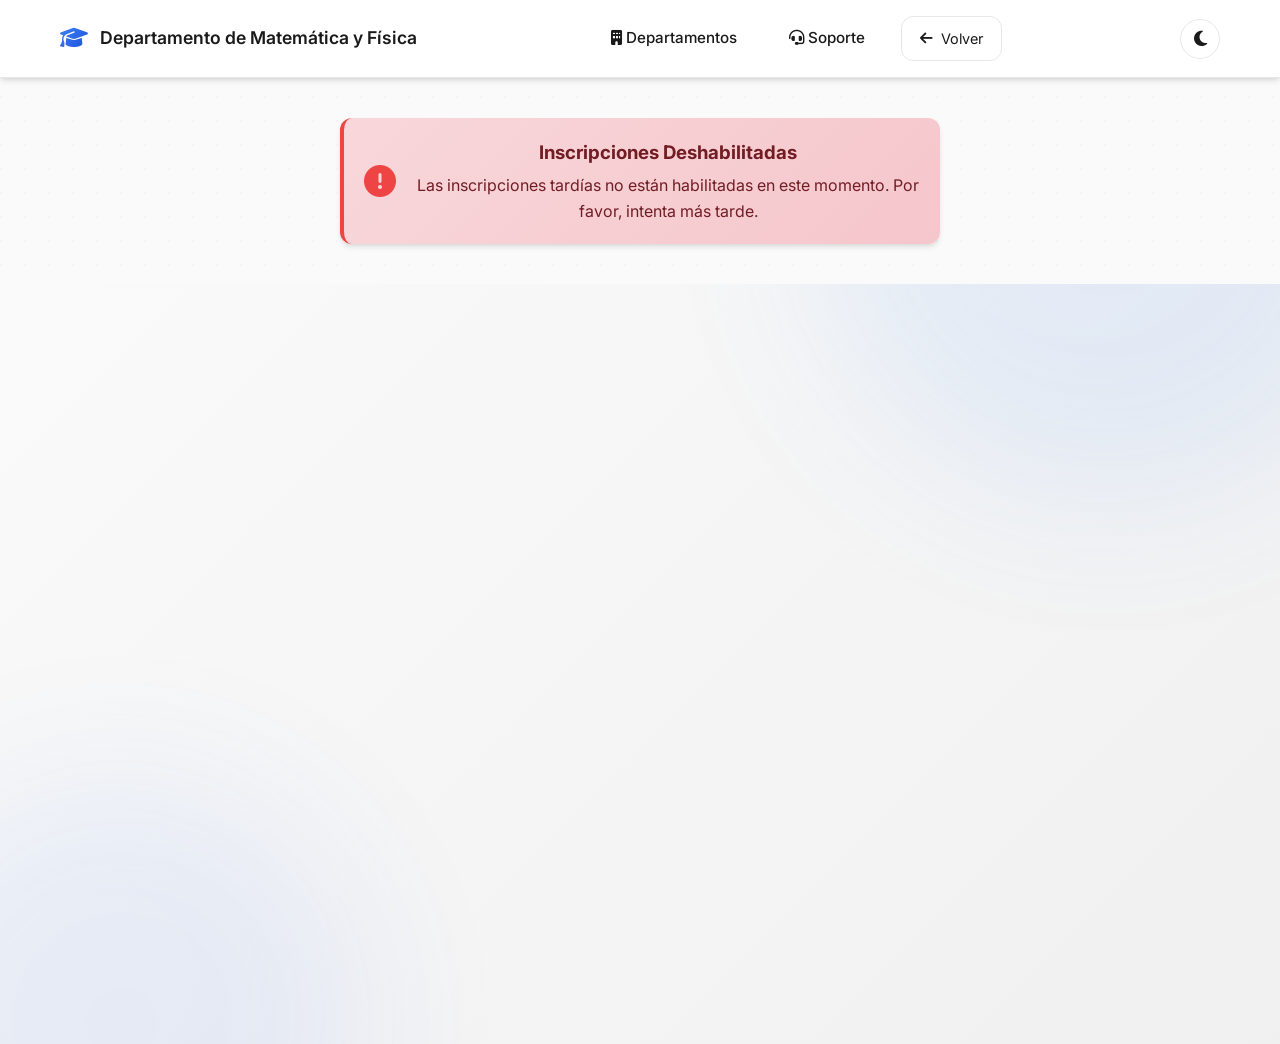
<file: estudiante/materias.html>
<!DOCTYPE html>
<html lang="es">
<head>
    <meta charset="UTF-8">
    <meta name="viewport" content="width=device-width, initial-scale=1.0">
    <title>Selección de Materias - Inscripciones Tardías</title>
    <link rel="stylesheet" href="../css/styles.css">
    <link rel="stylesheet" href="../css/estudiante.css">
    <link rel="preconnect" href="https://fonts.googleapis.com">
    <link rel="preconnect" href="https://fonts.gstatic.com" crossorigin>
    <link href="https://fonts.googleapis.com/css2?family=Inter:wght@300;400;500;600;700&display=swap" rel="stylesheet">
    <link rel="stylesheet" href="https://cdnjs.cloudflare.com/ajax/libs/font-awesome/6.4.0/css/all.min.css">
</head>
<body>
    <!-- Header -->
    <header class="header">
        <div class="header-container">
            <div class="logo">
                <i class="fas fa-graduation-cap"></i>
                <span>Departamento de Matemática y Física</span>
            </div>
            <nav class="nav">
                <a href="../departamentos.html" class="nav-link">
                    <i class="fas fa-building"></i>
                    Departamentos
                </a>
                <a href="../soporte.html" class="nav-link">
                    <i class="fas fa-headset"></i>
                    Soporte
                </a>
                <a href="../departamentos.html" class="btn-back">
                    <i class="fas fa-arrow-left"></i>
                    Volver
                </a>
            </nav>
        </div>
    </header>

    <!-- Loading Overlay -->
    <div class="loading-overlay" id="loadingOverlay">
        <div class="spinner"></div>
        <p>Procesando inscripción...</p>
    </div>

    <!-- Materias Section -->
    <section class="materias-section">
        <div class="container">
            <div class="materias-header">
                <h1>Selección de Materias</h1>
                <p>Selecciona las materias y secciones que deseas inscribir</p>
            </div>

            <!-- Student Info -->
            <div class="student-info">
                <div>
                    <h3><i class="fas fa-user"></i> Estudiante</h3>
                    <p id="studentName">Juan Pérez</p>
                </div>
                <div>
                    <h3><i class="fas fa-id-card"></i> Cédula</h3>
                    <p id="studentCedula">V-12345678</p>
                </div>
                <div>
                    <h3><i class="fas fa-layer-group"></i> Semestre</h3>
                    <p id="studentSemestre">3er Semestre</p>
                </div>
            </div>

            <!-- Materias Grid -->
            <div class="materias-grid" id="materiasGrid">
                <!-- Las materias se cargarán dinámicamente -->
            </div>

            <!-- Selection Summary -->
            <div class="selection-summary">
                <h2><i class="fas fa-clipboard-list"></i> Resumen de Selección</h2>
                <ul class="summary-list" id="summaryList">
                    <li style="color: var(--text-muted); text-align: center;">No has seleccionado ninguna materia</li>
                </ul>
                <button class="btn-confirm" id="btnConfirm" disabled>
                    <i class="fas fa-check-circle"></i>
                    Confirmar Inscripción
                </button>
            </div>
        </div>
    </section>

    <script src="../js/main.js"></script>
    <script src="../js/data.js"></script>
    <script src="../js/estudiante.js"></script>
</body>
</html>
</file>
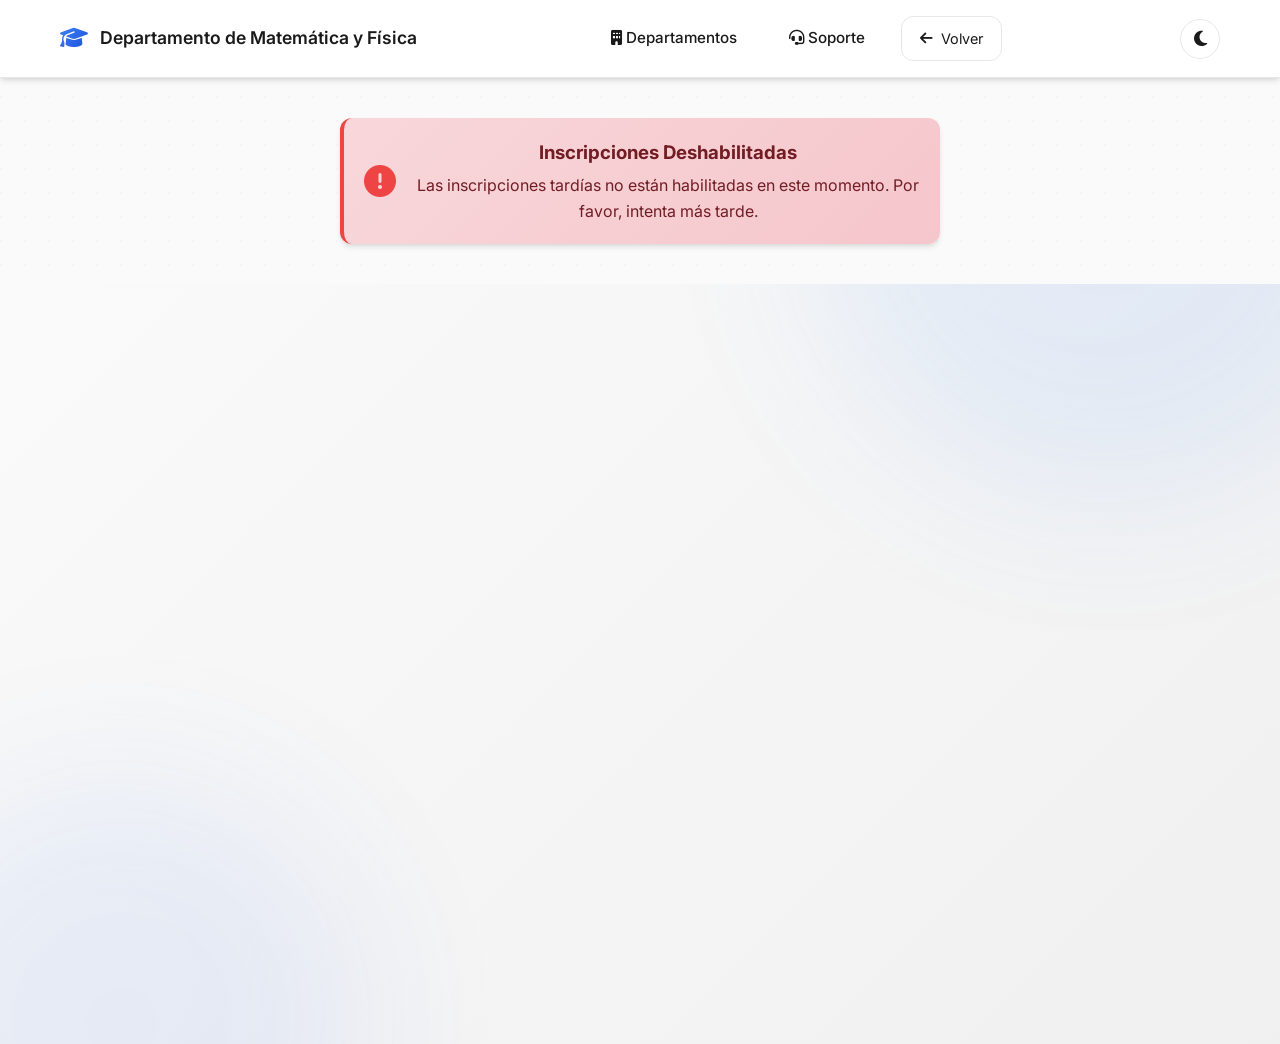
<file: estudiante/verificacion.html>
<!DOCTYPE html>
<html lang="es">
<head>
    <meta charset="UTF-8">
    <meta name="viewport" content="width=device-width, initial-scale=1.0">
    <title>Verificación - Inscripciones Tardías</title>
    <link rel="stylesheet" href="../css/styles.css">
    <link rel="stylesheet" href="../css/estudiante.css">
    <link rel="preconnect" href="https://fonts.googleapis.com">
    <link rel="preconnect" href="https://fonts.gstatic.com" crossorigin>
    <link href="https://fonts.googleapis.com/css2?family=Inter:wght@300;400;500;600;700&display=swap" rel="stylesheet">
    <link rel="stylesheet" href="https://cdnjs.cloudflare.com/ajax/libs/font-awesome/6.4.0/css/all.min.css">
</head>
<body>
    <!-- Header -->
    <header class="header">
        <div class="header-container">
            <div class="logo">
                <i class="fas fa-graduation-cap"></i>
                <span>Departamento de Matemática y Física</span>
            </div>
            <nav class="nav">
                <a href="../departamentos.html" class="nav-link">
                    <i class="fas fa-building"></i>
                    Departamentos
                </a>
                <a href="../soporte.html" class="nav-link">
                    <i class="fas fa-headset"></i>
                    Soporte
                </a>
                <a href="../departamentos.html" class="btn-back">
                    <i class="fas fa-arrow-left"></i>
                    Volver
                </a>
            </nav>
        </div>
    </header>

    <!-- Loading Overlay -->
    <div class="loading-overlay" id="loadingOverlay">
        <div class="spinner"></div>
        <p>Verificando...</p>
    </div>

    <!-- Verification Section -->
    <section class="verification-section">
        <div class="verification-card">
            <i class="fas fa-envelope-open-text"></i>
            <h1>Verificación de Correo</h1>
            <p>Hemos enviado un código de verificación a tu correo institucional. Por favor, ingrésalo a continuación para continuar.</p>
            
            <div class="student-email" id="studentEmail" style="margin-bottom: 20px; color: var(--accent-color); font-weight: 500;">
                correo@unet.edu.ve
            </div>

            <form id="otpForm">
                <div class="otp-input">
                    <input type="text" maxlength="1" class="otp-digit" data-index="0" required>
                    <input type="text" maxlength="1" class="otp-digit" data-index="1" required>
                    <input type="text" maxlength="1" class="otp-digit" data-index="2" required>
                    <input type="text" maxlength="1" class="otp-digit" data-index="3" required>
                    <input type="text" maxlength="1" class="otp-digit" data-index="4" required>
                    <input type="text" maxlength="1" class="otp-digit" data-index="5" required>
                </div>
                
                <button type="submit" class="btn btn-primary btn-block" id="btnVerify">
                    <i class="fas fa-check"></i>
                    Verificar Código
                </button>
            </form>

            <div class="resend-link" id="resendLink">
                ¿No recibiste el código? <a href="#" id="resendBtn">Reenviar código</a>
                <span id="resendTimer" style="display: none;"> (60s)</span>
            </div>

            <div class="form-footer">
                <p><i class="fas fa-info-circle"></i> El código expirará en 10 minutos. Por favor, verifica tu bandeja de entrada y carpeta de spam.</p>
            </div>
        </div>
    </section>

    <script src="../js/main.js"></script>
    <script src="../js/data.js"></script>
    <script src="../js/estudiante.js"></script>
</body>
</html>
</file>
<file: css/styles.css>
/* Variables CSS */
:root {
    --primary-color: #1a1a1a;
    --secondary-color: #2d2d2d;
    --accent-color: #3b82f6;
    --highlight-color: #2563eb;
    --text-color: #1a1a1a;
    --text-light: #ffffff;
    --text-muted: #6b7280;
    --bg-light: #fafafa;
    --bg-white: #ffffff;
    --border-color: #e5e7eb;
    --success-color: #10b981;
    --warning-color: #f59e0b;
    --danger-color: #ef4444;
    --shadow: 0 4px 6px -1px rgba(0, 0, 0, 0.1), 0 2px 4px -1px rgba(0, 0, 0, 0.06);
    --shadow-lg: 0 10px 15px -3px rgba(0, 0, 0, 0.1), 0 4px 6px -2px rgba(0, 0, 0, 0.05);
    --shadow-xl: 0 20px 25px -5px rgba(0, 0, 0, 0.1), 0 10px 10px -5px rgba(0, 0, 0, 0.04);
    --radius: 12px;
    --radius-lg: 16px;
    --transition: all 0.3s cubic-bezier(0.4, 0, 0.2, 1);
    --gradient-primary: linear-gradient(135deg, #3b82f6 0%, #1d4ed8 100%);
    --gradient-secondary: linear-gradient(135deg, #60a5fa 0%, #3b82f6 100%);
    --gradient-accent: linear-gradient(135deg, #93c5fd 0%, #60a5fa 100%);
    --gradient-success: linear-gradient(135deg, #10b981 0%, #059669 100%);
    --bg-soft: #f0f0f0;
    --warning-bg: #fff3cd;
    --warning-soft: #ffeeba;
    --warning-text: #856404;
    --danger-bg: #f8d7da;
    --danger-soft: #f5c6cb;
    --danger-text: #721c24;
}

body.dark {
    --primary-color: #f9fafb;
    --secondary-color: #1f2937;
    --text-color: #f3f4f6;
    --text-light: #ffffff;
    --text-muted: #9ca3af;
    --bg-light: #0f172a;
    --bg-soft: #1e293b;
    --bg-white: #1f2937;
    --border-color: #374151;
    --shadow: 0 4px 6px -1px rgba(0, 0, 0, 0.5), 0 2px 4px -1px rgba(0, 0, 0, 0.3);
    --shadow-lg: 0 10px 15px -3px rgba(0, 0, 0, 0.5), 0 4px 6px -2px rgba(0, 0, 0, 0.3);
    --shadow-xl: 0 20px 25px -5px rgba(0, 0, 0, 0.5), 0 10px 10px -5px rgba(0, 0, 0, 0.3);
    --warning-bg: #3f3a1d;
    --warning-soft: #4f491f;
    --warning-text: #f0d77b;
    --danger-bg: #3f1d22;
    --danger-soft: #4f2229;
    --danger-text: #f5c2c7;
}

body.dark .footer {
    background-color: var(--secondary-color);
}

/* Reset CSS */
* {
    margin: 0;
    padding: 0;
    box-sizing: border-box;
}

html {
    scroll-behavior: smooth;
}

/* Subtle background grid */
body::before {
    content: '';
    position: fixed;
    top: 0;
    left: 0;
    right: 0;
    bottom: 0;
    background-image: radial-gradient(circle at 1px 1px, var(--border-color) 1px, transparent 0);
    background-size: 24px 24px;
    opacity: 0.35;
    pointer-events: none;
    z-index: -1;
}

body {
    font-family: 'Inter', sans-serif;
    line-height: 1.6;
    color: var(--text-color);
    background-color: var(--bg-light);
    transition: background-color 0.3s ease, color 0.3s ease;
}

.container {
    max-width: 1200px;
    margin: 0 auto;
    padding: 0 20px;
}

/* Header estilo moderno */
.header {
    background-color: rgba(255, 255, 255, 0.95);
    color: var(--text-color);
    padding: 16px 0;
    position: sticky;
    top: 0;
    z-index: 1000;
    box-shadow: var(--shadow);
    border-bottom: 1px solid var(--border-color);
    backdrop-filter: blur(12px);
    -webkit-backdrop-filter: blur(12px);
}

body.dark .header {
    background-color: rgba(31, 41, 55, 0.95);
}

.header-container {
    max-width: 1200px;
    margin: 0 auto;
    padding: 0 20px;
    display: grid;
    grid-template-columns: auto 1fr auto;
    align-items: center;
    gap: 20px;
}

.logo {
    display: flex;
    align-items: center;
    gap: 12px;
    font-size: 1.1rem;
    font-weight: 600;
    color: var(--primary-color);
}

.logo i {
    font-size: 1.4rem;
    background: var(--gradient-primary);
    -webkit-background-clip: text;
    -webkit-text-fill-color: transparent;
    background-clip: text;
}

.nav {
    display: flex;
    align-items: center;
    justify-content: center;
    gap: 20px;
}

.header-actions {
    display: flex;
    align-items: center;
    gap: 12px;
    margin-left: auto;
}

.nav-link {
    color: var(--text-color);
    text-decoration: none;
    font-size: 0.95rem;
    font-weight: 500;
    padding: 8px 16px;
    transition: var(--transition);
}

.nav-link:hover {
    color: var(--accent-color);
}

.nav .btn-primary {
    padding: 8px 16px;
    font-size: 0.9rem;
}

.btn-login {
    background: var(--gradient-primary);
    color: var(--text-light);
    border: none;
    padding: 10px 20px;
    border-radius: var(--radius);
    cursor: pointer;
    font-size: 0.9rem;
    font-weight: 500;
    display: flex;
    align-items: center;
    gap: 8px;
    transition: var(--transition);
}

.btn-login:hover {
    transform: translateY(-2px);
    box-shadow: var(--shadow-lg);
}

/* Theme Toggle */
.theme-toggle {
    background: transparent;
    border: 1px solid var(--border-color);
    color: var(--text-color);
    width: 40px;
    height: 40px;
    border-radius: 50%;
    display: inline-flex;
    align-items: center;
    justify-content: center;
    cursor: pointer;
    font-size: 1.1rem;
    transition: var(--transition);
}

.theme-toggle:hover {
    background-color: var(--bg-light);
    border-color: var(--accent-color);
    color: var(--accent-color);
}

body.dark .theme-toggle:hover {
    background-color: var(--bg-soft);
}

.theme-toggle-text {
    display: none;
}

/* Mobile menu hamburger */
.hamburger {
    display: none;
    background: transparent;
    border: 1px solid var(--border-color);
    color: var(--text-color);
    width: 40px;
    height: 40px;
    border-radius: var(--radius);
    align-items: center;
    justify-content: center;
    cursor: pointer;
    font-size: 1.2rem;
    transition: var(--transition);
}

.hamburger:hover {
    background-color: var(--bg-light);
    border-color: var(--accent-color);
    color: var(--accent-color);
}

body.dark .hamburger:hover {
    background-color: var(--bg-soft);
}

/* Loading Overlay */
.loading-overlay {
    position: fixed;
    top: 0;
    left: 0;
    width: 100%;
    height: 100%;
    background-color: rgba(0, 0, 0, 0.7);
    display: none;
    justify-content: center;
    align-items: center;
    flex-direction: column;
    z-index: 9999;
}

.loading-overlay.active {
    display: flex;
}

.spinner {
    width: 50px;
    height: 50px;
    border: 4px solid rgba(255, 255, 255, 0.3);
    border-top-color: var(--highlight-color);
    border-radius: 50%;
    animation: spin 1s linear infinite;
}

@keyframes spin {
    to { transform: rotate(360deg); }
}

.loading-overlay p {
    color: var(--text-light);
    margin-top: 20px;
    font-size: 1.1rem;
}

/* Hero Section */
.hero {
    background: linear-gradient(135deg, var(--bg-light) 0%, var(--bg-soft) 100%);
    color: var(--text-color);
    padding: 100px 20px;
    text-align: center;
    position: relative;
    overflow: hidden;
}

.hero::before {
    content: '';
    position: absolute;
    top: -20%;
    right: -10%;
    width: 600px;
    height: 600px;
    background: var(--gradient-secondary);
    opacity: 0.15;
    border-radius: 50%;
    filter: blur(100px);
}

.hero::after {
    content: '';
    position: absolute;
    bottom: -20%;
    left: -10%;
    width: 500px;
    height: 500px;
    background: var(--gradient-primary);
    opacity: 0.12;
    border-radius: 50%;
    filter: blur(100px);
}

.hero-content {
    position: relative;
    z-index: 1;
}

.hero-content h1 {
    font-size: 3.5rem;
    margin-bottom: 10px;
    font-weight: 700;
    background: var(--gradient-secondary);
    -webkit-background-clip: text;
    -webkit-text-fill-color: transparent;
    background-clip: text;
}

.hero-content h2 {
    font-size: 1.5rem;
    margin-bottom: 20px;
    font-weight: 500;
    color: var(--text-muted);
}

.hero-content p {
    max-width: 700px;
    margin: 0 auto 30px;
    font-size: 1.1rem;
    color: var(--text-muted);
    line-height: 1.8;
}

.hero-buttons {
    display: flex;
    justify-content: center;
    gap: 15px;
    flex-wrap: wrap;
}

.btn {
    padding: 12px 24px;
    border: none;
    border-radius: var(--radius);
    cursor: pointer;
    font-size: 1rem;
    font-weight: 500;
    text-decoration: none;
    display: inline-flex;
    align-items: center;
    gap: 8px;
    transition: var(--transition);
}

.btn-primary {
    background: var(--gradient-secondary);
    color: var(--text-light);
}

.btn-primary:hover {
    transform: translateY(-2px);
    box-shadow: var(--shadow-lg);
}

.btn-secondary {
    background-color: var(--bg-white);
    color: var(--primary-color);
}

.btn-secondary:hover {
    background-color: var(--bg-soft);
    transform: translateY(-2px);
}

.btn-secondary.disabled {
    opacity: 0.6;
    cursor: not-allowed;
    pointer-events: none;
}

/* Content Section */
.content-section {
    padding: 80px 20px;
    background-color: var(--bg-white);
}

.content-wrapper {
    max-width: 800px;
    margin: 0 auto;
}

.content-eyebrow {
    font-size: 0.9rem;
    font-weight: 600;
    color: var(--accent-color);
    text-transform: uppercase;
    letter-spacing: 1px;
    margin-bottom: 15px;
}

.content-headline {
    font-size: 2.5rem;
    color: var(--primary-color);
    margin-bottom: 20px;
    font-weight: 700;
}

.content-paragraph {
    font-size: 1.1rem;
    color: var(--text-muted);
    line-height: 1.8;
}

/* Features Section */
.features-section {
    padding: 80px 20px;
    background-color: var(--bg-white);
}

.features-grid {
    display: grid;
    grid-template-columns: repeat(auto-fit, minmax(300px, 1fr));
    gap: 30px;
    max-width: 1200px;
    margin: 0 auto;
}

.feature-card {
    background-color: var(--bg-light);
    padding: 40px 30px;
    border-radius: var(--radius-lg);
    text-align: center;
    transition: var(--transition);
    border: 1px solid var(--border-color);
}

.feature-card:hover {
    transform: translateY(-5px);
    box-shadow: var(--shadow-xl);
    border-color: var(--accent-color);
}

.feature-icon {
    width: 70px;
    height: 70px;
    margin: 0 auto 25px;
    border-radius: 50%;
    display: flex;
    align-items: center;
    justify-content: center;
    background: var(--gradient-primary);
}

.feature-icon i {
    font-size: 1.8rem;
    color: var(--text-light);
}

.feature-card h3 {
    color: var(--primary-color);
    margin-bottom: 15px;
    font-size: 1.3rem;
}

.feature-card p {
    color: var(--text-muted);
    line-height: 1.6;
}

/* Process Section */
.process-section {
    padding: 80px 20px;
    background: linear-gradient(135deg, var(--bg-light) 0%, var(--bg-soft) 100%);
    position: relative;
    overflow: hidden;
}

.process-section::before {
    content: '';
    position: absolute;
    top: -20%;
    right: -10%;
    width: 500px;
    height: 500px;
    background: var(--gradient-secondary);
    opacity: 0.08;
    border-radius: 50%;
    filter: blur(80px);
}

.process-steps {
    display: grid;
    grid-template-columns: repeat(auto-fit, minmax(250px, 1fr));
    gap: 30px;
    max-width: 1200px;
    margin: 0 auto;
    position: relative;
    z-index: 1;
}

.process-step {
    text-align: center;
    padding: 30px 20px;
}

.step-number {
    width: 60px;
    height: 60px;
    margin: 0 auto 20px;
    border-radius: 50%;
    display: flex;
    align-items: center;
    justify-content: center;
    background: var(--gradient-secondary);
    color: var(--text-light);
    font-size: 1.5rem;
    font-weight: 700;
}

.process-step h3 {
    color: var(--primary-color);
    margin-bottom: 15px;
    font-size: 1.2rem;
}

.process-step p {
    color: var(--text-muted);
    line-height: 1.6;
}

.cta-container {
    text-align: center;
    margin-top: 50px;
}

.btn-large {
    padding: 16px 32px;
    font-size: 1.1rem;
}

/* Requirements Section */
.requirements-section {
    padding: 80px 20px;
    background-color: var(--bg-white);
}

.requirements-content {
    display: grid;
    grid-template-columns: 1fr 1fr;
    gap: 60px;
    max-width: 1200px;
    margin: 0 auto;
    align-items: center;
}

.requirements-text h2 {
    color: var(--primary-color);
    margin-bottom: 15px;
    font-size: 2rem;
}

.requirements-text > p {
    color: var(--text-muted);
    margin-bottom: 25px;
    font-size: 1.1rem;
}

.requirements-list {
    list-style: none;
    padding: 0;
}

.requirements-list li {
    padding: 12px 0;
    color: var(--text-color);
    font-size: 1rem;
    display: flex;
    align-items: center;
    gap: 12px;
}

.requirements-list li i {
    color: var(--success-color);
    font-size: 1.2rem;
}

.requirements-cta {
    background: linear-gradient(135deg, var(--bg-light) 0%, var(--bg-soft) 100%);
    padding: 50px;
    border-radius: var(--radius-lg);
    text-align: center;
    border: 1px solid var(--border-color);
}

.requirements-cta h3 {
    color: var(--primary-color);
    margin-bottom: 15px;
    font-size: 1.5rem;
}

.requirements-cta > p {
    color: var(--text-muted);
    margin-bottom: 25px;
}

/* Info Section */
.info-section {
    padding: 60px 20px;
    background-color: var(--bg-white);
}

.info-section h2 {
    text-align: center;
    margin-bottom: 40px;
    font-size: 2rem;
    color: var(--primary-color);
}

.info-cards {
    display: grid;
    grid-template-columns: repeat(auto-fit, minmax(300px, 1fr));
    gap: 30px;
    max-width: 1200px;
    margin: 0 auto;
}

.info-card {
    background-color: var(--bg-white);
    padding: 35px;
    border-radius: var(--radius-lg);
    text-align: center;
    box-shadow: var(--shadow-lg);
    transition: var(--transition);
    border: 1px solid var(--border-color);
}

.info-card:hover {
    transform: translateY(-5px);
    box-shadow: var(--shadow-xl);
    border-color: var(--accent-color);
}

.info-card i {
    font-size: 2.5rem;
    background: var(--gradient-primary);
    -webkit-background-clip: text;
    -webkit-text-fill-color: transparent;
    background-clip: text;
    margin-bottom: 20px;
}

.info-card h3 {
    margin-bottom: 15px;
    color: var(--primary-color);
}

.info-card p {
    color: var(--text-muted);
}

/* Contact Section */
.contact-section {
    padding: 60px 20px;
    background-color: var(--bg-light);
}

.contact-section h2 {
    text-align: center;
    margin-bottom: 40px;
    font-size: 2rem;
    color: var(--primary-color);
}

.contact-info {
    display: grid;
    grid-template-columns: repeat(auto-fit, minmax(300px, 1fr));
    gap: 30px;
    max-width: 1200px;
    margin: 0 auto;
}

.contact-item {
    background-color: var(--bg-white);
    padding: 30px;
    border-radius: var(--radius-lg);
    display: flex;
    align-items: center;
    gap: 20px;
    box-shadow: var(--shadow-lg);
    transition: var(--transition);
    border: 1px solid var(--border-color);
}

.contact-item:hover {
    transform: translateY(-5px);
    box-shadow: var(--shadow-xl);
    border-color: var(--accent-color);
}

.contact-item i {
    font-size: 2rem;
    background: var(--gradient-accent);
    -webkit-background-clip: text;
    -webkit-text-fill-color: transparent;
    background-clip: text;
}

.contact-item h3 {
    margin-bottom: 5px;
    color: var(--primary-color);
}

.contact-item p {
    color: var(--text-muted);
}

/* Footer */
.footer {
    background-color: var(--primary-color);
    color: var(--text-light);
    padding: 60px 20px 30px;
}

.footer-content {
    display: grid;
    grid-template-columns: repeat(auto-fit, minmax(250px, 1fr));
    gap: 40px;
    max-width: 1200px;
    margin: 0 auto 40px;
}

.footer-section h4 {
    margin-bottom: 20px;
    font-size: 1.1rem;
}

.footer-section p {
    color: rgba(255, 255, 255, 0.8);
    line-height: 1.6;
}

.footer-section a {
    display: block;
    color: rgba(255, 255, 255, 0.8);
    text-decoration: none;
    margin-bottom: 10px;
    transition: var(--transition);
}

.footer-section a:hover {
    color: var(--text-light);
}

.footer-bottom {
    text-align: center;
    padding-top: 30px;
    border-top: 1px solid rgba(255, 255, 255, 0.1);
}

.footer-bottom p {
    margin-bottom: 5px;
    opacity: 0.7;
    font-size: 0.9rem;
}

/* Departments Section */
.departments-section {
    padding: 80px 20px;
    background-color: var(--bg-white);
}

.departments-grid {
    display: grid;
    grid-template-columns: repeat(auto-fit, minmax(300px, 1fr));
    gap: 30px;
    max-width: 1200px;
    margin: 0 auto;
}

.department-card {
    background-color: var(--bg-light);
    padding: 40px 30px;
    border-radius: var(--radius-lg);
    text-align: center;
    transition: var(--transition);
    border: 1px solid var(--border-color);
}

.department-card:hover {
    transform: translateY(-5px);
    box-shadow: var(--shadow-xl);
    border-color: var(--accent-color);
}

.department-icon {
    width: 80px;
    height: 80px;
    margin: 0 auto 25px;
    border-radius: 50%;
    display: flex;
    align-items: center;
    justify-content: center;
    background: var(--gradient-primary);
}

.department-icon i {
    font-size: 2rem;
    color: var(--text-light);
}

.department-card h3 {
    color: var(--primary-color);
    margin-bottom: 10px;
    font-size: 1.4rem;
}

.department-card p {
    color: var(--text-muted);
    margin-bottom: 20px;
}

/* FAQ Section */
.faq-section {
    padding: 80px 20px;
    background: linear-gradient(135deg, var(--bg-light) 0%, var(--bg-soft) 100%);
    position: relative;
    overflow: hidden;
}

.faq-section::before {
    content: '';
    position: absolute;
    top: -20%;
    right: -10%;
    width: 500px;
    height: 500px;
    background: var(--gradient-secondary);
    opacity: 0.08;
    border-radius: 50%;
    filter: blur(80px);
}

.faq-container {
    max-width: 900px;
    margin: 0 auto;
    position: relative;
    z-index: 1;
}

.faq-item {
    background-color: var(--bg-white);
    border-radius: var(--radius-lg);
    margin-bottom: 15px;
    box-shadow: var(--shadow);
    overflow: hidden;
    border: 1px solid var(--border-color);
}

.faq-question {
    padding: 20px 25px;
    cursor: pointer;
    display: flex;
    justify-content: space-between;
    align-items: center;
    transition: var(--transition);
}

.faq-question:hover {
    background-color: var(--bg-light);
}

.faq-question h3 {
    color: var(--primary-color);
    margin: 0;
    font-size: 1.1rem;
    font-weight: 500;
}

.faq-question i {
    color: var(--accent-color);
    transition: var(--transition);
}

.faq-item.active .faq-question i {
    transform: rotate(180deg);
}

.faq-answer {
    max-height: 0;
    overflow: hidden;
    transition: max-height 0.3s ease;
}

.faq-item.active .faq-answer {
    max-height: 500px;
}

.faq-answer p {
    padding: 0 25px 25px;
    color: var(--text-muted);
    line-height: 1.7;
}

/* Contact Form Section */
.contact-form-section {
    padding: 80px 20px;
    background-color: var(--bg-white);
}

.contact-form-container {
    max-width: 700px;
    margin: 0 auto;
}

.contact-form {
    background-color: var(--bg-light);
    padding: 40px;
    border-radius: var(--radius-lg);
    box-shadow: var(--shadow-lg);
    border: 1px solid var(--border-color);
}

.contact-form .form-group {
    margin-bottom: 25px;
}

.contact-form label {
    display: block;
    margin-bottom: 8px;
    color: var(--text-color);
    font-weight: 500;
    display: flex;
    align-items: center;
    gap: 8px;
}

.contact-form label i {
    color: var(--accent-color);
}

.contact-form input,
.contact-form select,
.contact-form textarea {
    width: 100%;
    padding: 12px 15px;
    border: 1px solid var(--border-color);
    border-radius: var(--radius);
    font-size: 1rem;
    font-family: 'Inter', sans-serif;
    transition: var(--transition);
}

.contact-form input:focus,
.contact-form select:focus,
.contact-form textarea:focus {
    outline: none;
    border-color: var(--accent-color);
    box-shadow: 0 0 0 3px rgba(59, 130, 246, 0.1);
}

.contact-form textarea {
    resize: vertical;
    min-height: 120px;
}

/* Responsive Design */
@media (max-width: 768px) {
    .hero-content h1 {
        font-size: 2rem;
    }
    
    .hero-content h2 {
        font-size: 1.2rem;
    }
    
    .hero-content p {
        font-size: 1rem;
    }
    
    .header-container {
        flex-direction: column;
        gap: 10px;
    }
    
    .info-cards,
    .contact-info {
        grid-template-columns: 1fr;
    }
    
    .requirements-content {
        grid-template-columns: 1fr;
    }
    
    .section-header h2 {
        font-size: 2rem;
    }
    
    .footer-content {
        grid-template-columns: 1fr;
    }
    
    .nav {
        gap: 10px;
    }
    
    .nav-link {
        padding: 6px 12px;
        font-size: 0.85rem;
    }
    
    .hero-container {
        grid-template-columns: 1fr;
        gap: 40px;
    }
    
    .hero-left {
        padding-right: 0;
        text-align: center;
    }
    
    .hero-buttons {
        justify-content: center;
    }
    
    .footer-content {
        flex-direction: column;
        gap: 30px;
        text-align: center;
    }
    
    .footer-left {
        flex-direction: column;
        gap: 20px;
    }
}

/* Floating blobs animation */
@keyframes float {
    0%, 100% { transform: translate(0, 0); }
    50% { transform: translate(20px, -20px); }
}

.hero::before,
.hero::after,
.process-section::before,
.faq-section::before {
    animation: float 10s ease-in-out infinite;
}

.hero::after,
.process-section::before {
    animation-direction: reverse;
}

/* Section header accent */
.section-header {
    text-align: center;
    margin-bottom: 50px;
}

.section-header h2 {
    font-size: 2.25rem;
    color: var(--primary-color);
    margin-bottom: 12px;
    position: relative;
    display: inline-block;
}

.section-header h2::after {
    content: '';
    display: block;
    width: 50px;
    height: 4px;
    background: var(--gradient-primary);
    border-radius: 2px;
    margin: 12px auto 0;
}

.section-header p {
    color: var(--text-muted);
    font-size: 1.1rem;
}

/* Enhanced card hover */
.feature-card,
.info-card,
.department-card,
.contact-item {
    transition: transform 0.3s ease, box-shadow 0.3s ease, border-color 0.3s ease;
}

.feature-card:hover,
.info-card:hover,
.department-card:hover,
.contact-item:hover {
    transform: translateY(-8px);
    box-shadow: var(--shadow-xl);
}

/* Enhanced primary button glow */
.btn-primary:hover {
    box-shadow: 0 10px 25px rgba(59, 130, 246, 0.4);
}

/* Touch feedback */
.btn:active {
    transform: scale(0.98);
}

/* Additional mobile optimizations */
@media (max-width: 768px) {
    .hero {
        padding: 70px 16px;
    }

    .features-section,
    .process-section,
    .info-section,
    .contact-section,
    .departments-section,
    .faq-section,
    .contact-form-section,
    .requirements-section {
        padding: 50px 16px;
    }

    .feature-card,
    .info-card,
    .department-card {
        padding: 30px 20px;
    }

    .btn {
        padding: 10px 20px;
        font-size: 0.95rem;
    }

    .btn-large {
        padding: 14px 28px;
    }

    .contact-form {
        padding: 25px;
    }

    .theme-toggle {
        width: 36px;
        height: 36px;
        font-size: 1rem;
    }

    .header-container {
        display: flex;
        justify-content: space-between;
        flex-wrap: wrap;
        flex-direction: row;
    }

    .hamburger {
        display: inline-flex;
    }

    .nav {
        display: none;
        width: 100%;
        order: 3;
        flex-direction: column;
        align-items: stretch;
        gap: 0;
        background-color: var(--bg-white);
        border-top: 1px solid var(--border-color);
        padding: 10px 0;
        margin-top: 10px;
        border-radius: var(--radius);
        box-shadow: var(--shadow-lg);
    }

    .nav.nav-open {
        display: flex;
    }

    .nav-link,
    .btn-login,
    .btn-back,
    .dashboard-user,
    .nav .theme-toggle {
        width: 100%;
        height: auto;
        padding: 12px 16px;
        justify-content: flex-start;
        border: none;
        border-bottom: 1px solid var(--border-color);
        border-left: none;
        border-radius: 0;
        font-size: 0.95rem;
        font-weight: 500;
        gap: 10px;
    }

    .dashboard-user {
        justify-content: space-between;
    }

    .nav-link:last-child,
    .btn-login:last-child,
    .btn-back:last-child,
    .dashboard-user:last-child,
    .nav .theme-toggle:last-child {
        border-bottom: none;
    }

    .nav .theme-toggle .theme-toggle-text {
        display: inline;
    }
}

@media (max-width: 480px) {
    .hero-content h1 {
        font-size: 1.7rem;
    }

    .hero-content h2 {
        font-size: 1rem;
    }

    .section-header h2 {
        font-size: 1.6rem;
    }

    .nav-link,
    .btn-login,
    .theme-toggle {
        padding: 6px 10px;
        font-size: 0.8rem;
    }

    .logo {
        font-size: 1rem;
    }

    .header-container {
        gap: 12px;
    }

    .hero-buttons {
        flex-direction: column;
        align-items: center;
    }

    .btn {
        width: 100%;
        justify-content: center;
    }
}

/* Landing page hero redesign */
.hero-landing {
    min-height: calc(100vh - 80px);
    display: flex;
    align-items: center;
    padding: 80px 20px;
    text-align: left;
}

.hero-landing .hero-container {
    display: grid;
    grid-template-columns: 1.1fr 0.9fr;
    gap: 60px;
    max-width: 1200px;
    margin: 0 auto;
    width: 100%;
    align-items: center;
    text-align: left;
}

.hero-landing .hero-content {
    max-width: 600px;
    text-align: left;
    margin: 0;
}

.hero-landing .hero-content h1 {
    font-size: 4rem;
    margin-bottom: 20px;
    line-height: 1.1;
    text-align: left;
}

.hero-eyebrow {
    display: inline-block;
    background: var(--gradient-primary);
    color: var(--text-light);
    padding: 6px 16px;
    border-radius: 20px;
    font-size: 0.85rem;
    font-weight: 600;
    text-transform: uppercase;
    letter-spacing: 1px;
    margin-bottom: 20px;
}

.hero-landing .hero-content .hero-lead {
    font-size: 1.2rem;
    color: var(--text-muted);
    margin: 0 0 30px 0;
    line-height: 1.7;
    max-width: none;
}

.hero-landing .hero-buttons {
    justify-content: flex-start;
    margin-bottom: 40px;
}

.hero-stats {
    display: flex;
    gap: 40px;
    flex-wrap: wrap;
}

.hero-stat {
    display: flex;
    flex-direction: column;
    gap: 4px;
}

.hero-stat strong {
    font-size: 2rem;
    color: var(--accent-color);
    line-height: 1;
}

.hero-stat span {
    font-size: 0.9rem;
    color: var(--text-muted);
}

.hero-visual {
    display: flex;
    align-items: center;
    justify-content: center;
    position: relative;
}

.hero-visual-card {
    width: 100%;
    max-width: 420px;
    aspect-ratio: 1;
    background: var(--bg-white);
    border-radius: var(--radius-lg);
    box-shadow: var(--shadow-xl);
    border: 1px solid var(--border-color);
    display: flex;
    align-items: center;
    justify-content: center;
    position: relative;
    overflow: hidden;
}

.hero-visual-card i {
    font-size: 8rem;
    background: var(--gradient-primary);
    -webkit-background-clip: text;
    -webkit-text-fill-color: transparent;
    background-clip: text;
    z-index: 1;
}

.hero-visual-blob {
    position: absolute;
    top: -25%;
    left: -25%;
    width: 150%;
    height: 150%;
    background: radial-gradient(circle, rgba(59, 130, 246, 0.12) 0%, transparent 60%);
    animation: float 8s ease-in-out infinite;
}

/* CTA banner */
.cta-section {
    padding: 80px 20px;
    background: var(--gradient-primary);
    color: var(--text-light);
    position: relative;
    overflow: hidden;
}

.cta-section::before {
    content: '';
    position: absolute;
    top: -50%;
    left: -20%;
    width: 500px;
    height: 500px;
    background: rgba(255, 255, 255, 0.08);
    border-radius: 50%;
    filter: blur(80px);
}

.cta-content {
    max-width: 1000px;
    margin: 0 auto;
    display: flex;
    justify-content: space-between;
    align-items: center;
    gap: 30px;
    flex-wrap: wrap;
    position: relative;
    z-index: 1;
}

.cta-content h2 {
    font-size: 2.2rem;
    margin-bottom: 10px;
}

.cta-content p {
    font-size: 1.1rem;
    opacity: 0.9;
}

.cta-section .btn-primary {
    background: var(--text-light);
    color: var(--accent-color);
}

.cta-section .btn-primary:hover {
    background: var(--bg-soft);
    box-shadow: 0 10px 25px rgba(0, 0, 0, 0.2);
}

/* Landing page responsive */
@media (max-width: 768px) {
    .hero-landing {
        padding: 60px 16px;
    }

    .hero-landing .hero-container {
        grid-template-columns: 1fr;
        text-align: center;
        gap: 40px;
    }

    .hero-landing .hero-content {
        text-align: center;
        max-width: none;
    }

    .hero-landing .hero-content h1 {
        font-size: 2.5rem;
        text-align: center;
    }

    .hero-landing .hero-buttons {
        justify-content: center;
    }

    .hero-stats {
        justify-content: center;
    }

    .hero-visual-card {
        max-width: 280px;
    }

    .cta-content {
        text-align: center;
        justify-content: center;
        flex-direction: column;
    }
}

@media (max-width: 480px) {
    .hero-landing .hero-content h1 {
        font-size: 2rem;
    }

    .hero-eyebrow {
        font-size: 0.75rem;
    }

    .hero-lead {
        font-size: 1rem;
    }

    .hero-stat strong {
        font-size: 1.5rem;
    }
}

/* Department-specific accents */
.hero-dept-matematica .hero-eyebrow {
    background: linear-gradient(135deg, #6366f1 0%, #4f46e5 100%);
}

.hero-dept-matematica .hero-stat strong,
.hero-dept-matematica .hero-visual-card i {
    color: #6366f1;
    background: linear-gradient(135deg, #6366f1 0%, #4f46e5 100%);
    -webkit-background-clip: text;
    -webkit-text-fill-color: transparent;
    background-clip: text;
}

.hero-dept-matematica .hero-visual-blob {
    background: radial-gradient(circle, rgba(99, 102, 241, 0.15) 0%, transparent 60%);
}

.hero-dept-informatica .hero-eyebrow {
    background: linear-gradient(135deg, #0ea5e9 0%, #0284c7 100%);
}

.hero-dept-informatica .hero-stat strong,
.hero-dept-informatica .hero-visual-card i {
    color: #0ea5e9;
    background: linear-gradient(135deg, #0ea5e9 0%, #0284c7 100%);
    -webkit-background-clip: text;
    -webkit-text-fill-color: transparent;
    background-clip: text;
}

.hero-dept-informatica .hero-visual-blob {
    background: radial-gradient(circle, rgba(14, 165, 233, 0.15) 0%, transparent 60%);
}
</file>
<file: css/admin.css>
/* Estilos específicos para Admin */

.btn-back {
    background-color: transparent;
    color: var(--text-color);
    border: 1px solid var(--border-color);
    padding: 10px 18px;
    border-radius: var(--radius);
    cursor: pointer;
    font-size: 0.9rem;
    text-decoration: none;
    display: inline-flex;
    align-items: center;
    gap: 8px;
    transition: var(--transition);
}

.btn-back:hover {
    background-color: var(--bg-light);
    border-color: var(--accent-color);
}

/* Alerta para estudiantes */
.student-alert {
    background: linear-gradient(135deg, var(--warning-bg) 0%, var(--warning-soft) 100%);
    border-left: 4px solid var(--warning-color);
    padding: 20px;
    margin: 20px auto;
    max-width: 800px;
    border-radius: var(--radius);
    box-shadow: var(--shadow);
}

.alert-content {
    display: flex;
    align-items: center;
    gap: 20px;
    flex-wrap: wrap;
}

.alert-content i {
    font-size: 2rem;
    color: var(--warning-color);
}

.alert-text {
    flex: 1;
    min-width: 250px;
}

.alert-text h3 {
    color: var(--warning-text);
    margin-bottom: 5px;
}

.alert-text p {
    color: var(--warning-text);
    margin: 0;
}

/* Login Section */
.login-section {
    min-height: calc(100vh - 200px);
    display: flex;
    align-items: center;
    justify-content: center;
    padding: 60px 20px;
    background: linear-gradient(135deg, var(--bg-light) 0%, var(--bg-soft) 100%);
    position: relative;
    overflow: hidden;
}

.login-section::before {
    content: '';
    position: absolute;
    top: -30%;
    right: -10%;
    width: 500px;
    height: 500px;
    background: var(--gradient-primary);
    opacity: 0.1;
    border-radius: 50%;
    filter: blur(80px);
}

.login-section::after {
    content: '';
    position: absolute;
    bottom: -30%;
    left: -10%;
    width: 400px;
    height: 400px;
    background: var(--gradient-secondary);
    opacity: 0.08;
    border-radius: 50%;
    filter: blur(80px);
}

.login-container {
    max-width: 450px;
    width: 100%;
}

.login-card {
    background-color: var(--bg-white);
    padding: 50px;
    border-radius: var(--radius-lg);
    box-shadow: var(--shadow-xl);
    position: relative;
    z-index: 1;
}

.login-header {
    text-align: center;
    margin-bottom: 30px;
}

.login-header i {
    font-size: 3.5rem;
    background: var(--gradient-primary);
    -webkit-background-clip: text;
    -webkit-text-fill-color: transparent;
    background-clip: text;
    margin-bottom: 20px;
}

.login-header h2 {
    color: var(--primary-color);
    margin-bottom: 10px;
}

.login-header p {
    color: var(--text-muted);
    font-size: 0.9rem;
}

/* Formularios */
.form-group {
    margin-bottom: 20px;
}

.form-group label {
    display: block;
    margin-bottom: 8px;
    color: var(--text-color);
    font-weight: 500;
    display: flex;
    align-items: center;
    gap: 8px;
}

.form-group label i {
    color: var(--accent-color);
}

.form-group input {
    width: 100%;
    padding: 12px 15px;
    border: 1px solid var(--border-color);
    border-radius: var(--radius);
    font-size: 1rem;
    font-family: 'Inter', sans-serif;
    transition: var(--transition);
}

.form-group input:focus {
    outline: none;
    border-color: var(--accent-color);
    box-shadow: 0 0 0 3px rgba(59, 130, 246, 0.1);
}

.btn-block {
    width: 100%;
    justify-content: center;
}

.login-footer {
    text-align: center;
    margin-top: 20px;
    padding-top: 20px;
    border-top: 1px solid var(--border-color);
}

.login-footer p {
    color: var(--text-muted);
    font-size: 0.85rem;
}

/* Dashboard Styles */
.dashboard-section {
    padding: 60px 20px;
    min-height: calc(100vh - 140px);
    background: linear-gradient(135deg, var(--bg-light) 0%, var(--bg-soft) 100%);
    position: relative;
    overflow: hidden;
}

.dashboard-section::before {
    content: '';
    position: absolute;
    top: -20%;
    right: -5%;
    width: 500px;
    height: 500px;
    background: var(--gradient-secondary);
    opacity: 0.08;
    border-radius: 50%;
    filter: blur(80px);
}

.dashboard-section::after {
    content: '';
    position: absolute;
    bottom: -20%;
    left: -5%;
    width: 400px;
    height: 400px;
    background: var(--gradient-accent);
    opacity: 0.1;
    border-radius: 50%;
    filter: blur(80px);
}

.dashboard-header {
    display: flex;
    justify-content: space-between;
    align-items: center;
    margin-bottom: 30px;
    flex-wrap: wrap;
    gap: 20px;
}

.dashboard-header {
    position: relative;
    z-index: 1;
}

.dashboard-header h1 {
    color: var(--primary-color);
}

.dashboard-user {
    display: flex;
    align-items: center;
    gap: 15px;
    padding-left: 20px;
    border-left: 1px solid var(--border-color);
}

.dashboard-user span {
    color: var(--text-muted);
    font-size: 0.9rem;
}

.btn-logout {
    background: linear-gradient(135deg, #ef4444 0%, #dc2626 100%);
    color: var(--text-light);
    border: none;
    padding: 10px 18px;
    border-radius: var(--radius);
    cursor: pointer;
    font-size: 0.9rem;
    display: flex;
    align-items: center;
    gap: 8px;
    transition: var(--transition);
}

.btn-logout:hover {
    transform: translateY(-2px);
    box-shadow: var(--shadow-lg);
}

/* Dashboard Cards */
.dashboard-cards {
    display: grid;
    grid-template-columns: repeat(auto-fit, minmax(250px, 1fr));
    gap: 20px;
    margin-bottom: 30px;
}

.stat-card {
    background-color: var(--bg-white);
    padding: 30px;
    border-radius: var(--radius-lg);
    box-shadow: var(--shadow-lg);
    display: flex;
    align-items: center;
    gap: 20px;
    border: 1px solid var(--border-color);
    position: relative;
    z-index: 1;
    transition: var(--transition);
}

.stat-card:hover {
    transform: translateY(-5px);
    box-shadow: var(--shadow-xl);
    border-color: var(--accent-color);
}

.stat-card i {
    font-size: 2.5rem;
    background: var(--gradient-primary);
    -webkit-background-clip: text;
    -webkit-text-fill-color: transparent;
    background-clip: text;
}

.stat-card-content h3 {
    color: var(--text-muted);
    font-size: 0.9rem;
    margin-bottom: 5px;
}

.stat-card-content p {
    color: var(--primary-color);
    font-size: 1.8rem;
    font-weight: 700;
}

.stat-card-content p#systemStatus {
    color: var(--danger-color);
}

/* Dashboard Sections */
.dashboard-section-card {
    background-color: var(--bg-white);
    padding: 35px;
    border-radius: var(--radius-lg);
    box-shadow: var(--shadow-lg);
    margin-bottom: 30px;
    border: 1px solid var(--border-color);
    position: relative;
    z-index: 1;
    transition: var(--transition);
}

.dashboard-section-card:hover {
    box-shadow: var(--shadow-xl);
}

.dashboard-section-card h2 {
    color: var(--primary-color);
    margin-bottom: 20px;
    display: flex;
    align-items: center;
    gap: 10px;
}

.dashboard-section-card h2 i {
    background: var(--gradient-secondary);
    -webkit-background-clip: text;
    -webkit-text-fill-color: transparent;
    background-clip: text;
}

/* Import Excel Section */
.import-section {
    border: 2px dashed var(--border-color);
    padding: 40px;
    text-align: center;
    border-radius: var(--radius);
    margin-bottom: 20px;
    transition: var(--transition);
}

.import-section:hover {
    border-color: var(--accent-color);
    background-color: rgba(59, 130, 246, 0.05);
}

.import-section i {
    font-size: 3rem;
    color: var(--text-muted);
    margin-bottom: 15px;
}

.import-section p {
    color: var(--text-muted);
    margin-bottom: 20px;
}

.file-input {
    display: none;
}

.btn-upload {
    background: var(--gradient-primary);
    color: var(--text-light);
    border: none;
    padding: 12px 24px;
    border-radius: var(--radius);
    cursor: pointer;
    font-size: 1rem;
    display: inline-flex;
    align-items: center;
    gap: 8px;
    transition: var(--transition);
}

.btn-upload:hover {
    transform: translateY(-2px);
    box-shadow: var(--shadow-lg);
}

/* Toggle Switch */
.toggle-container {
    display: flex;
    align-items: center;
    justify-content: space-between;
    padding: 20px;
    background-color: var(--bg-light);
    border-radius: var(--radius);
    margin-bottom: 20px;
}

.toggle-label {
    display: flex;
    align-items: center;
    gap: 10px;
}

.toggle-label i {
    background: var(--gradient-primary);
    -webkit-background-clip: text;
    -webkit-text-fill-color: transparent;
    background-clip: text;
    font-size: 1.2rem;
}

.toggle-switch {
    position: relative;
    width: 60px;
    height: 30px;
}

.toggle-switch input {
    opacity: 0;
    width: 0;
    height: 0;
}

.toggle-slider {
    position: absolute;
    cursor: pointer;
    top: 0;
    left: 0;
    right: 0;
    bottom: 0;
    background-color: var(--text-muted);
    transition: var(--transition);
    border-radius: 30px;
}

.toggle-slider:before {
    position: absolute;
    content: "";
    height: 22px;
    width: 22px;
    left: 4px;
    bottom: 4px;
    background-color: white;
    transition: var(--transition);
    border-radius: 50%;
}

.toggle-switch input:checked + .toggle-slider {
    background: var(--gradient-success);
}

.toggle-switch input:checked + .toggle-slider:before {
    transform: translateX(30px);
}

/* Accordions */
.accordion {
    margin-bottom: 15px;
}

.accordion-header {
    background-color: var(--bg-light);
    padding: 15px 20px;
    border-radius: var(--radius);
    cursor: pointer;
    display: flex;
    justify-content: space-between;
    align-items: center;
    transition: var(--transition);
}

.accordion-header:hover {
    background-color: var(--bg-soft);
}

.accordion-header h3 {
    color: var(--primary-color);
    margin: 0;
    display: flex;
    align-items: center;
    gap: 10px;
}

.accordion-header i {
    color: var(--text-muted);
    transition: var(--transition);
}

.accordion-header.active i {
    transform: rotate(180deg);
}

.accordion-content {
    max-height: 0;
    overflow: hidden;
    transition: max-height 0.3s ease;
}

.accordion-content.active {
    max-height: 1000px;
}

.accordion-body {
    padding: 20px;
    background-color: var(--bg-white);
    border: 1px solid var(--border-color);
    border-top: none;
    border-radius: 0 0 var(--radius) var(--radius);
}

.section-item {
    display: flex;
    justify-content: space-between;
    align-items: center;
    padding: 15px;
    background-color: var(--bg-light);
    border-radius: var(--radius);
    margin-bottom: 10px;
}

.section-info h4 {
    color: var(--primary-color);
    margin-bottom: 5px;
}

.section-info p {
    color: var(--text-muted);
    font-size: 0.9rem;
    margin: 0;
}

.section-meta {
    text-align: right;
}

.section-meta span {
    display: block;
    color: var(--text-muted);
    font-size: 0.85rem;
}

.btn-edit {
    background: var(--gradient-secondary);
    color: var(--text-light);
    border: none;
    padding: 6px 12px;
    border-radius: var(--radius);
    cursor: pointer;
    font-size: 0.85rem;
    margin-left: 10px;
    transition: var(--transition);
}

.btn-edit:hover {
    transform: translateY(-2px);
    box-shadow: var(--shadow-lg);
}

/* Import Instructions */
.import-instructions {
    background: var(--bg-light);
    padding: 20px;
    border-radius: var(--radius);
    margin-bottom: 20px;
    border-left: 4px solid var(--highlight-color);
}

.import-instructions h3 {
    font-size: 1rem;
    margin-bottom: 15px;
    color: var(--text-primary);
}

.import-instructions ol {
    margin: 0;
    padding-left: 20px;
}

.import-instructions li {
    margin-bottom: 10px;
    color: var(--text-secondary);
    line-height: 1.5;
}

.import-instructions strong {
    color: var(--highlight-color);
}

.import-dropzone {
    border: 2px dashed var(--border-color);
    border-radius: var(--radius);
    padding: 40px;
    text-align: center;
    transition: var(--transition);
    background: var(--bg-light);
}

.import-dropzone:hover,
.import-dropzone.dragover {
    border-color: var(--highlight-color);
    background: rgba(233, 69, 96, 0.05);
}

.import-dropzone i {
    font-size: 3rem;
    color: var(--text-muted);
    margin-bottom: 15px;
}

.import-dropzone p {
    color: var(--text-secondary);
    margin-bottom: 20px;
}

/* Filter Section */
.filter-section {
    display: flex;
    align-items: center;
    gap: 15px;
    margin-bottom: 20px;
    padding: 15px;
    background: var(--bg-light);
    border-radius: var(--radius);
}

.filter-section label {
    font-weight: 500;
    color: var(--text-primary);
    white-space: nowrap;
}

.filter-select {
    flex: 1;
    padding: 10px 15px;
    border: 1px solid var(--border-color);
    border-radius: var(--radius);
    background: var(--bg-primary);
    color: var(--text-primary);
    font-size: 0.95rem;
    cursor: pointer;
    transition: var(--transition);
}

.filter-select:focus {
    outline: none;
    border-color: var(--highlight-color);
    box-shadow: 0 0 0 3px rgba(233, 69, 96, 0.1);
}

/* Inscription Cards by Materia */
.inscription-materia-group {
    margin-bottom: 25px;
}

.inscription-materia-header {
    background: var(--gradient-primary);
    color: var(--text-light);
    padding: 15px 20px;
    border-radius: var(--radius);
    margin-bottom: 15px;
    display: flex;
    justify-content: space-between;
    align-items: center;
}

.inscription-materia-header h3 {
    margin: 0;
    font-size: 1.1rem;
}

.inscription-materia-header .count {
    background: rgba(255, 255, 255, 0.2);
    padding: 5px 12px;
    border-radius: 20px;
    font-size: 0.85rem;
}

.inscription-card {
    background: var(--bg-light);
    padding: 15px;
    border-radius: var(--radius);
    margin-bottom: 10px;
    display: flex;
    justify-content: space-between;
    align-items: center;
    transition: var(--transition);
}

.inscription-card:hover {
    transform: translateX(5px);
    box-shadow: var(--shadow-md);
}

.inscription-info h4 {
    margin: 0 0 5px 0;
    font-size: 1rem;
    color: var(--text-primary);
}

.inscription-info p {
    margin: 0;
    color: var(--text-muted);
    font-size: 0.85rem;
}

.inscription-details {
    text-align: right;
}

.inscription-details .materia {
    font-weight: 600;
    color: var(--highlight-color);
    margin-bottom: 5px;
}

.inscription-details .seccion {
    color: var(--text-muted);
    font-size: 0.85rem;
}

/* Responsive */
@media (max-width: 768px) {
    .dashboard-header {
        flex-direction: column;
        align-items: flex-start;
    }
    
    .dashboard-user {
        width: 100%;
        justify-content: space-between;
    }
    
    .alert-content {
        flex-direction: column;
        text-align: center;
    }
    
    .stat-card {
        flex-direction: column;
        text-align: center;
    }
}

/* Extra design depth */
.stat-card,
.dashboard-section-card,
.login-card {
    transition: transform 0.3s ease, box-shadow 0.3s ease, border-color 0.3s ease;
}

.stat-card:hover,
.dashboard-section-card:hover,
.login-card:hover {
    transform: translateY(-5px);
    box-shadow: var(--shadow-xl);
}

/* Small mobile tweaks */
@media (max-width: 480px) {
    .login-card {
        padding: 30px 20px;
    }

    .dashboard-header h1 {
        font-size: 1.5rem;
    }

    .dashboard-cards {
        grid-template-columns: 1fr;
    }

    .section-item {
        flex-direction: column;
        align-items: flex-start;
        gap: 10px;
    }

    .section-meta {
        text-align: left;
        width: 100%;
    }

    .btn-edit {
        margin-left: 0;
        margin-top: 8px;
    }
}
</file>
<file: css/estudiante.css>
/* Estilos específicos para Estudiante */

.btn-back {
    background-color: transparent;
    color: var(--text-color);
    border: 1px solid var(--border-color);
    padding: 10px 18px;
    border-radius: var(--radius);
    cursor: pointer;
    font-size: 0.9rem;
    text-decoration: none;
    display: inline-flex;
    align-items: center;
    gap: 8px;
    transition: var(--transition);
}

.btn-back:hover {
    background-color: var(--bg-light);
    border-color: var(--accent-color);
}

/* Alerta de sistema */
.system-alert {
    background: linear-gradient(135deg, var(--danger-bg) 0%, var(--danger-soft) 100%);
    border-left: 4px solid var(--danger-color);
    padding: 20px;
    margin: 40px auto;
    max-width: 600px;
    border-radius: var(--radius);
    box-shadow: var(--shadow);
    text-align: center;
}

.alert-content {
    display: flex;
    align-items: center;
    gap: 20px;
    flex-wrap: wrap;
    justify-content: center;
}

.alert-content i {
    font-size: 2rem;
    color: var(--danger-color);
}

.alert-text {
    flex: 1;
    min-width: 250px;
}

.alert-text h3 {
    color: var(--danger-text);
    margin-bottom: 5px;
}

.alert-text p {
    color: var(--danger-text);
    margin: 0;
}

/* Form Section */
.form-section {
    min-height: calc(100vh - 140px);
    padding: 60px 20px;
    background: linear-gradient(135deg, var(--bg-light) 0%, var(--bg-soft) 100%);
    position: relative;
    overflow: hidden;
}

.form-section::before {
    content: '';
    position: absolute;
    top: -50%;
    right: -10%;
    width: 600px;
    height: 600px;
    background: var(--gradient-secondary);
    opacity: 0.1;
    border-radius: 50%;
    filter: blur(80px);
}

.form-section::after {
    content: '';
    position: absolute;
    bottom: -30%;
    left: -10%;
    width: 500px;
    height: 500px;
    background: var(--gradient-primary);
    opacity: 0.08;
    border-radius: 50%;
    filter: blur(80px);
}

.form-card {
    max-width: 600px;
    margin: 0 auto;
    background-color: var(--bg-white);
    padding: 50px;
    border-radius: var(--radius-lg);
    box-shadow: var(--shadow-xl);
    position: relative;
    z-index: 1;
}

.form-header {
    text-align: center;
    margin-bottom: 30px;
}

.form-header i {
    font-size: 3.5rem;
    background: var(--gradient-secondary);
    -webkit-background-clip: text;
    -webkit-text-fill-color: transparent;
    background-clip: text;
    margin-bottom: 20px;
}

.form-header h1 {
    color: var(--primary-color);
    margin-bottom: 10px;
}

.form-header p {
    color: var(--text-muted);
    font-size: 0.95rem;
}

/* Student Form */
.student-form {
    margin-bottom: 20px;
}

.form-group {
    margin-bottom: 25px;
}

.form-group label {
    display: block;
    margin-bottom: 8px;
    color: var(--text-color);
    font-weight: 500;
    display: flex;
    align-items: center;
    gap: 8px;
}

.form-group label i {
    color: var(--accent-color);
}

.form-group input,
.form-group select {
    width: 100%;
    padding: 12px 15px;
    border: 1px solid var(--border-color);
    border-radius: var(--radius);
    font-size: 1rem;
    font-family: 'Inter', sans-serif;
    transition: var(--transition);
}

.form-group input:focus,
.form-group select:focus {
    outline: none;
    border-color: var(--accent-color);
    box-shadow: 0 0 0 3px rgba(59, 130, 246, 0.15);
}

.form-hint {
    display: block;
    margin-top: 5px;
    color: var(--text-muted);
    font-size: 0.85rem;
}

.form-footer {
    text-align: center;
    margin-top: 20px;
    padding-top: 20px;
    border-top: 1px solid var(--border-color);
}

.form-footer p {
    color: var(--text-muted);
    font-size: 0.85rem;
}

/* Verification Section */
.verification-section {
    min-height: calc(100vh - 140px);
    padding: 60px 20px;
    background: linear-gradient(135deg, var(--bg-light) 0%, var(--bg-soft) 100%);
    position: relative;
    overflow: hidden;
}

.verification-section::before {
    content: '';
    position: absolute;
    top: -40%;
    left: -10%;
    width: 500px;
    height: 500px;
    background: var(--gradient-accent);
    opacity: 0.1;
    border-radius: 50%;
    filter: blur(80px);
}

.verification-section::after {
    content: '';
    position: absolute;
    bottom: -30%;
    right: -10%;
    width: 600px;
    height: 600px;
    background: var(--gradient-secondary);
    opacity: 0.08;
    border-radius: 50%;
    filter: blur(80px);
}

.verification-card {
    max-width: 500px;
    margin: 0 auto;
    background-color: var(--bg-white);
    padding: 50px;
    border-radius: var(--radius-lg);
    box-shadow: var(--shadow-xl);
    text-align: center;
    position: relative;
    z-index: 1;
}

.verification-card i {
    font-size: 4.5rem;
    background: var(--gradient-accent);
    -webkit-background-clip: text;
    -webkit-text-fill-color: transparent;
    background-clip: text;
    margin-bottom: 20px;
}

.verification-card h1 {
    color: var(--primary-color);
    margin-bottom: 15px;
}

.verification-card p {
    color: var(--text-muted);
    margin-bottom: 30px;
}

.otp-input {
    display: flex;
    justify-content: center;
    gap: 10px;
    margin-bottom: 20px;
}

.otp-input input {
    width: 50px;
    height: 60px;
    font-size: 1.5rem;
    text-align: center;
    border: 2px solid var(--border-color);
    border-radius: var(--radius);
    font-family: 'Inter', sans-serif;
    font-weight: 600;
    transition: var(--transition);
}

.otp-input input:focus {
    outline: none;
    border-color: var(--accent-color);
    box-shadow: 0 0 0 3px rgba(59, 130, 246, 0.15);
}

.resend-link {
    display: block;
    margin-top: 20px;
    color: var(--text-muted);
    font-size: 0.9rem;
}

.resend-link a {
    color: var(--accent-color);
    text-decoration: none;
    font-weight: 500;
}

.resend-link a:hover {
    text-decoration: underline;
}

.resend-link.disabled {
    color: var(--text-muted);
    pointer-events: none;
}

/* Materias Section */
.materias-section {
    padding: 60px 20px;
    min-height: calc(100vh - 140px);
    background: linear-gradient(135deg, var(--bg-light) 0%, var(--bg-soft) 100%);
    position: relative;
    overflow: hidden;
}

.materias-section::before {
    content: '';
    position: absolute;
    top: -30%;
    right: -5%;
    width: 500px;
    height: 500px;
    background: var(--gradient-primary);
    opacity: 0.08;
    border-radius: 50%;
    filter: blur(80px);
}

.materias-section::after {
    content: '';
    position: absolute;
    bottom: -20%;
    left: -5%;
    width: 400px;
    height: 400px;
    background: var(--gradient-success);
    opacity: 0.1;
    border-radius: 50%;
    filter: blur(80px);
}

.materias-header {
    text-align: center;
    margin-bottom: 40px;
    position: relative;
    z-index: 1;
}

.materias-header h1 {
    color: var(--primary-color);
    margin-bottom: 10px;
}

.materias-header p {
    color: var(--text-muted);
}

.student-info {
    background-color: var(--bg-white);
    padding: 25px;
    border-radius: var(--radius-lg);
    box-shadow: var(--shadow-lg);
    margin-bottom: 30px;
    display: flex;
    justify-content: space-between;
    align-items: center;
    flex-wrap: wrap;
    gap: 20px;
    position: relative;
    z-index: 1;
}

.student-info div {
    flex: 1;
    min-width: 200px;
}

.student-info h3 {
    color: var(--primary-color);
    margin-bottom: 5px;
}

.student-info p {
    color: var(--text-muted);
    margin: 0;
}

.materias-grid {
    display: grid;
    grid-template-columns: repeat(auto-fit, minmax(400px, 1fr));
    gap: 30px;
    margin-bottom: 40px;
    position: relative;
    z-index: 1;
}

.materia-card {
    background-color: var(--bg-white);
    padding: 35px;
    border-radius: 20px;
    box-shadow: var(--shadow-lg);
    transition: var(--transition);
    border: 2px solid var(--border-color);
    overflow: hidden;
}

.materia-card:hover {
    transform: translateY(-8px);
    box-shadow: var(--shadow-xl);
    border-color: var(--accent-color);
}

.materia-card-header {
    display: flex;
    justify-content: space-between;
    align-items: center;
    margin-bottom: 25px;
    padding-bottom: 20px;
    border-bottom: 2px solid var(--border-color);
}

.materia-card-header h3 {
    color: var(--primary-color);
    margin: 0;
    font-size: 1.3rem;
    font-weight: 700;
}

.materia-card-header .badge {
    background: linear-gradient(135deg, var(--gradient-primary));
    color: var(--text-light);
    padding: 8px 18px;
    border-radius: 25px;
    font-size: 0.85rem;
    font-weight: 600;
}

.seccion-list {
    display: flex;
    flex-direction: column;
    gap: 20px;
}

.seccion-item {
    border: 2px solid var(--border-color);
    border-radius: 12px;
    padding: 20px;
    transition: var(--transition);
    cursor: pointer;
    position: relative;
}

.seccion-item:hover {
    border-color: var(--accent-color);
    background-color: rgba(59, 130, 246, 0.05);
    transform: translateX(5px);
}

.seccion-item.selected {
    border-color: var(--success-color);
    background: linear-gradient(135deg, rgba(16, 185, 129, 0.1) 0%, rgba(16, 185, 129, 0.05) 100%);
    box-shadow: 0 4px 15px rgba(16, 185, 129, 0.2);
}

.seccion-header {
    display: flex;
    justify-content: space-between;
    align-items: center;
    margin-bottom: 15px;
}

.seccion-header h4 {
    color: var(--primary-color);
    margin: 0;
    font-size: 1.1rem;
    font-weight: 600;
}

.seccion-info {
    color: var(--text-muted);
    font-size: 0.95rem;
    display: grid;
    grid-template-columns: repeat(auto-fit, minmax(150px, 1fr));
    gap: 10px;
    margin-bottom: 15px;
}

.seccion-info p {
    margin: 0;
    display: flex;
    align-items: center;
    gap: 8px;
}

.seccion-info i {
    color: var(--accent-color);
    font-size: 0.9rem;
}

.seccion-select {
    display: flex;
    align-items: center;
    gap: 12px;
    margin-top: 15px;
    padding-top: 15px;
    border-top: 1px solid var(--border-color);
}

.seccion-select input[type="checkbox"] {
    width: 22px;
    height: 22px;
    accent-color: var(--success-color);
    cursor: pointer;
}

.seccion-select label {
    cursor: pointer;
    font-weight: 500;
    color: var(--text-primary);
    transition: var(--transition);
}

.seccion-select label:hover {
    color: var(--accent-color);
}

.selection-summary {
    background-color: var(--bg-white);
    padding: 35px;
    border-radius: var(--radius-lg);
    box-shadow: var(--shadow-lg);
    margin-bottom: 30px;
    position: relative;
    z-index: 1;
}

.selection-summary h2 {
    color: var(--primary-color);
    margin-bottom: 20px;
}

.summary-list {
    list-style: none;
    padding: 0;
    margin-bottom: 20px;
}

.summary-list li {
    padding: 10px 0;
    border-bottom: 1px solid var(--border-color);
    display: flex;
    justify-content: space-between;
    align-items: center;
}

.summary-list li:last-child {
    border-bottom: none;
}

.summary-list li i {
    color: var(--success-color);
    margin-right: 10px;
}

.btn-confirm {
    background: var(--gradient-success);
    color: var(--text-light);
    border: none;
    padding: 15px 30px;
    border-radius: var(--radius);
    cursor: pointer;
    font-size: 1.1rem;
    font-weight: 600;
    display: inline-flex;
    align-items: center;
    gap: 10px;
    transition: var(--transition);
    width: 100%;
    justify-content: center;
}

.btn-confirm:hover {
    transform: translateY(-2px);
    box-shadow: var(--shadow-xl);
}

.btn-confirm:disabled {
    background-color: var(--text-muted);
    cursor: not-allowed;
    transform: none;
}

/* Success Section */
.success-section {
    min-height: calc(100vh - 140px);
    padding: 60px 20px;
    background: linear-gradient(135deg, var(--bg-light) 0%, var(--bg-soft) 100%);
    display: flex;
    align-items: center;
    justify-content: center;
    position: relative;
    overflow: hidden;
}

.success-section::before {
    content: '';
    position: absolute;
    top: -30%;
    left: -10%;
    width: 500px;
    height: 500px;
    background: var(--gradient-success);
    opacity: 0.1;
    border-radius: 50%;
    filter: blur(80px);
}

.success-section::after {
    content: '';
    position: absolute;
    bottom: -30%;
    right: -10%;
    width: 600px;
    height: 600px;
    background: var(--gradient-primary);
    opacity: 0.08;
    border-radius: 50%;
    filter: blur(80px);
}

.success-card {
    max-width: 500px;
    background-color: var(--bg-white);
    padding: 50px;
    border-radius: var(--radius-lg);
    box-shadow: var(--shadow-xl);
    text-align: center;
    position: relative;
    z-index: 1;
}

.success-card i {
    font-size: 5rem;
    background: var(--gradient-success);
    -webkit-background-clip: text;
    -webkit-text-fill-color: transparent;
    background-clip: text;
    margin-bottom: 20px;
}

.success-card h1 {
    color: var(--primary-color);
    margin-bottom: 15px;
}

.success-card p {
    color: var(--text-muted);
    margin-bottom: 30px;
}

.success-details {
    background-color: var(--bg-light);
    padding: 20px;
    border-radius: var(--radius);
    margin-bottom: 30px;
    text-align: left;
}

.success-details p {
    margin: 10px 0;
    color: var(--text-color);
}

.success-details strong {
    color: var(--primary-color);
}

/* Responsive */
@media (max-width: 768px) {
    .form-card,
    .verification-card,
    .success-card {
        padding: 25px;
    }
    
    .materias-grid {
        grid-template-columns: 1fr;
    }
    
    .student-info {
        flex-direction: column;
        text-align: center;
    }
    
    .otp-input {
        flex-wrap: wrap;
    }
    
    .alert-content {
        flex-direction: column;
        text-align: center;
    }
}

/* Extra design depth */
.form-card,
.verification-card,
.success-card,
.materia-card,
.selection-summary,
.student-info {
    transition: transform 0.3s ease, box-shadow 0.3s ease, border-color 0.3s ease;
}

.form-card:hover,
.verification-card:hover,
.success-card:hover,
.materia-card:hover,
.selection-summary:hover,
.student-info:hover {
    box-shadow: var(--shadow-xl);
}

/* Small mobile tweaks */
@media (max-width: 480px) {
    .form-card,
    .verification-card,
    .success-card {
        padding: 20px;
    }

    .form-header i {
        font-size: 2.5rem;
    }

    .otp-input input {
        width: 40px;
        height: 50px;
        font-size: 1.2rem;
    }

    .student-info {
        padding: 15px;
    }

    .student-info div {
        min-width: 100%;
    }

    .materia-card {
        padding: 20px;
    }

    .selection-summary {
        padding: 20px;
    }

    .seccion-item {
        padding: 12px;
    }
}
</file>
